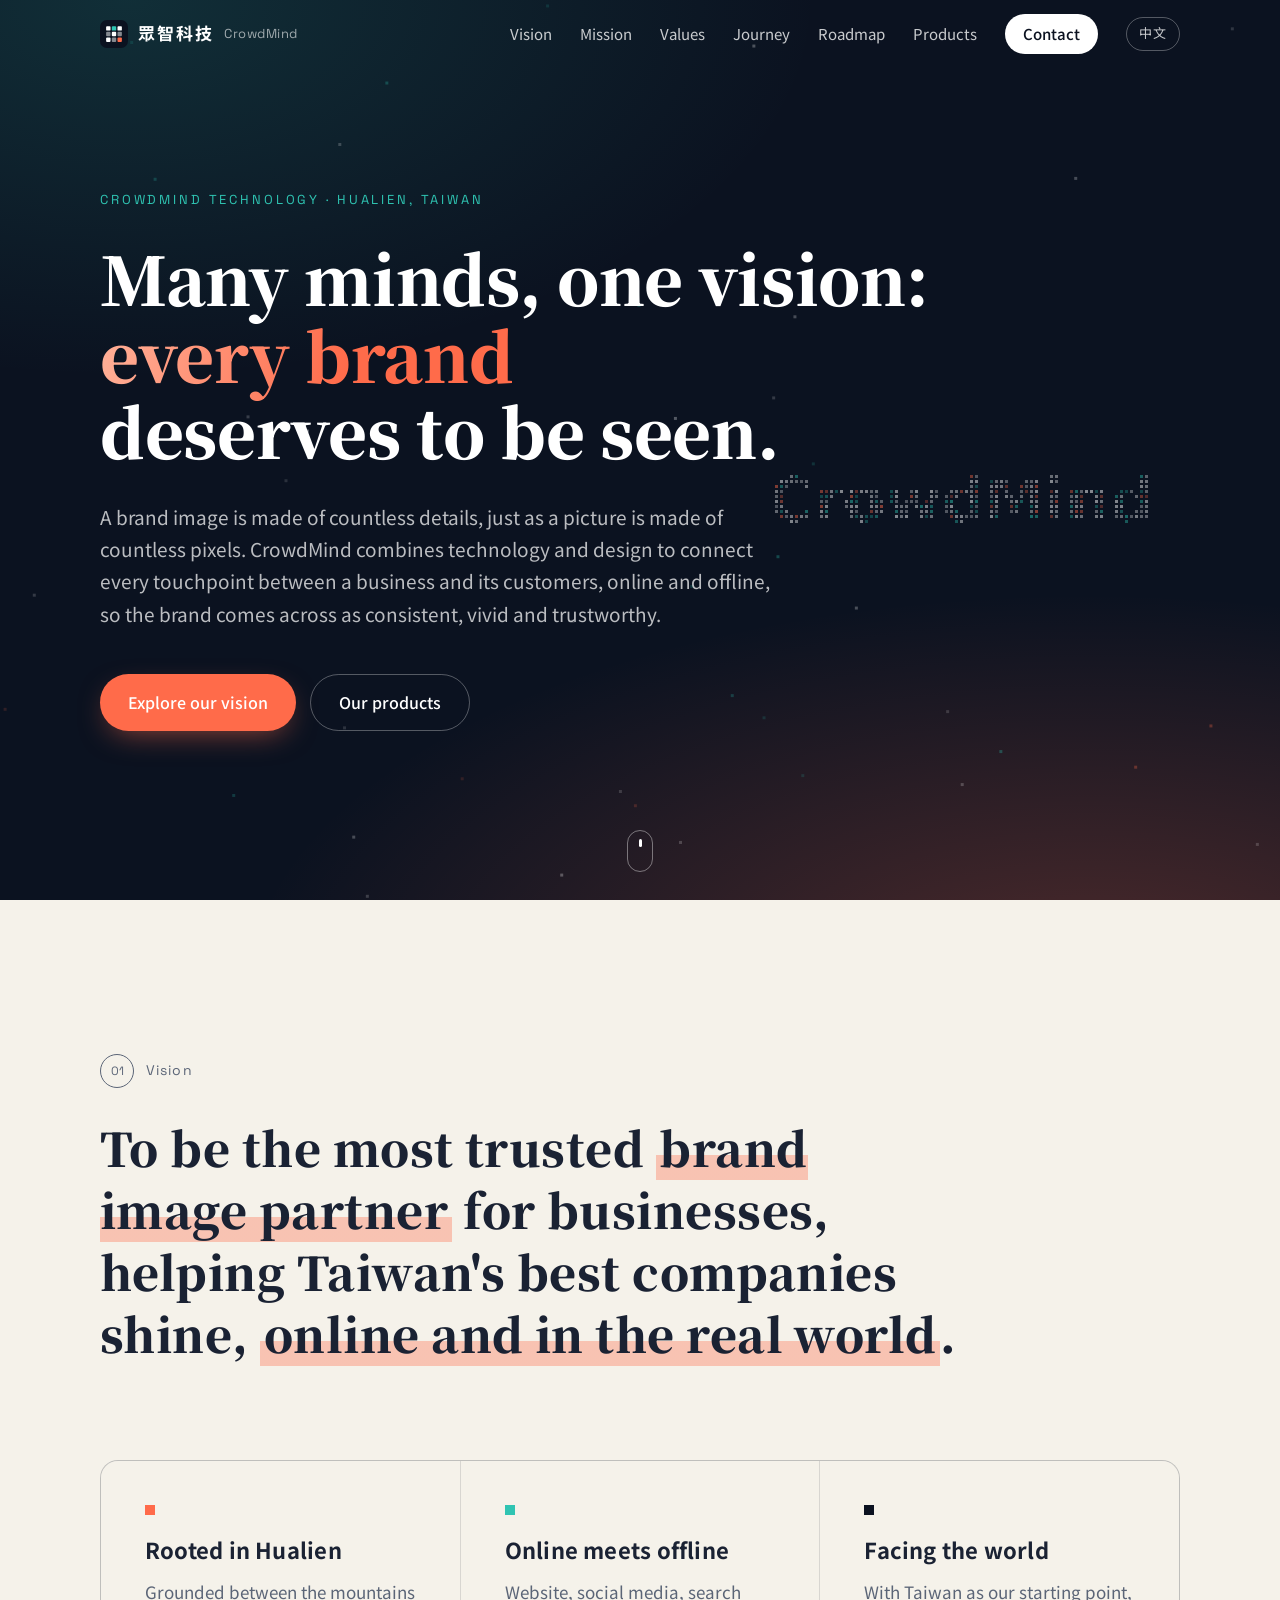
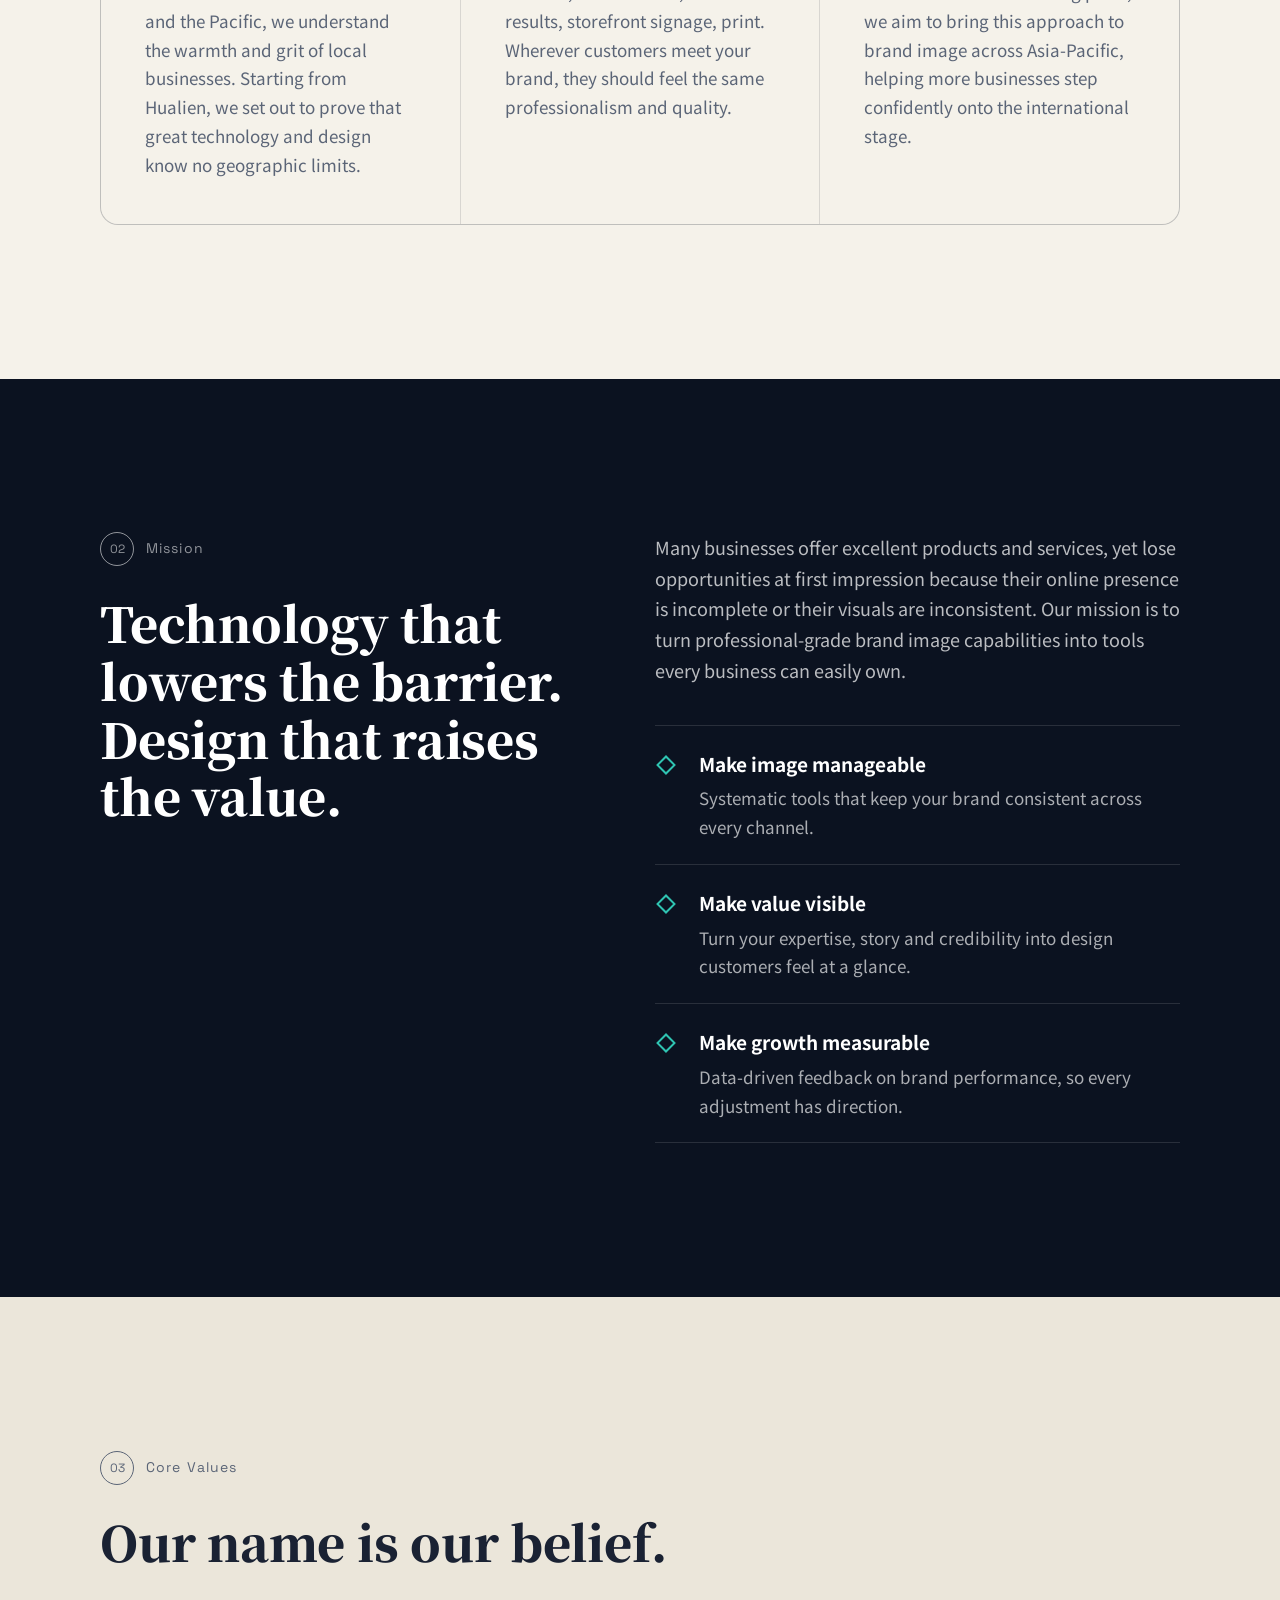
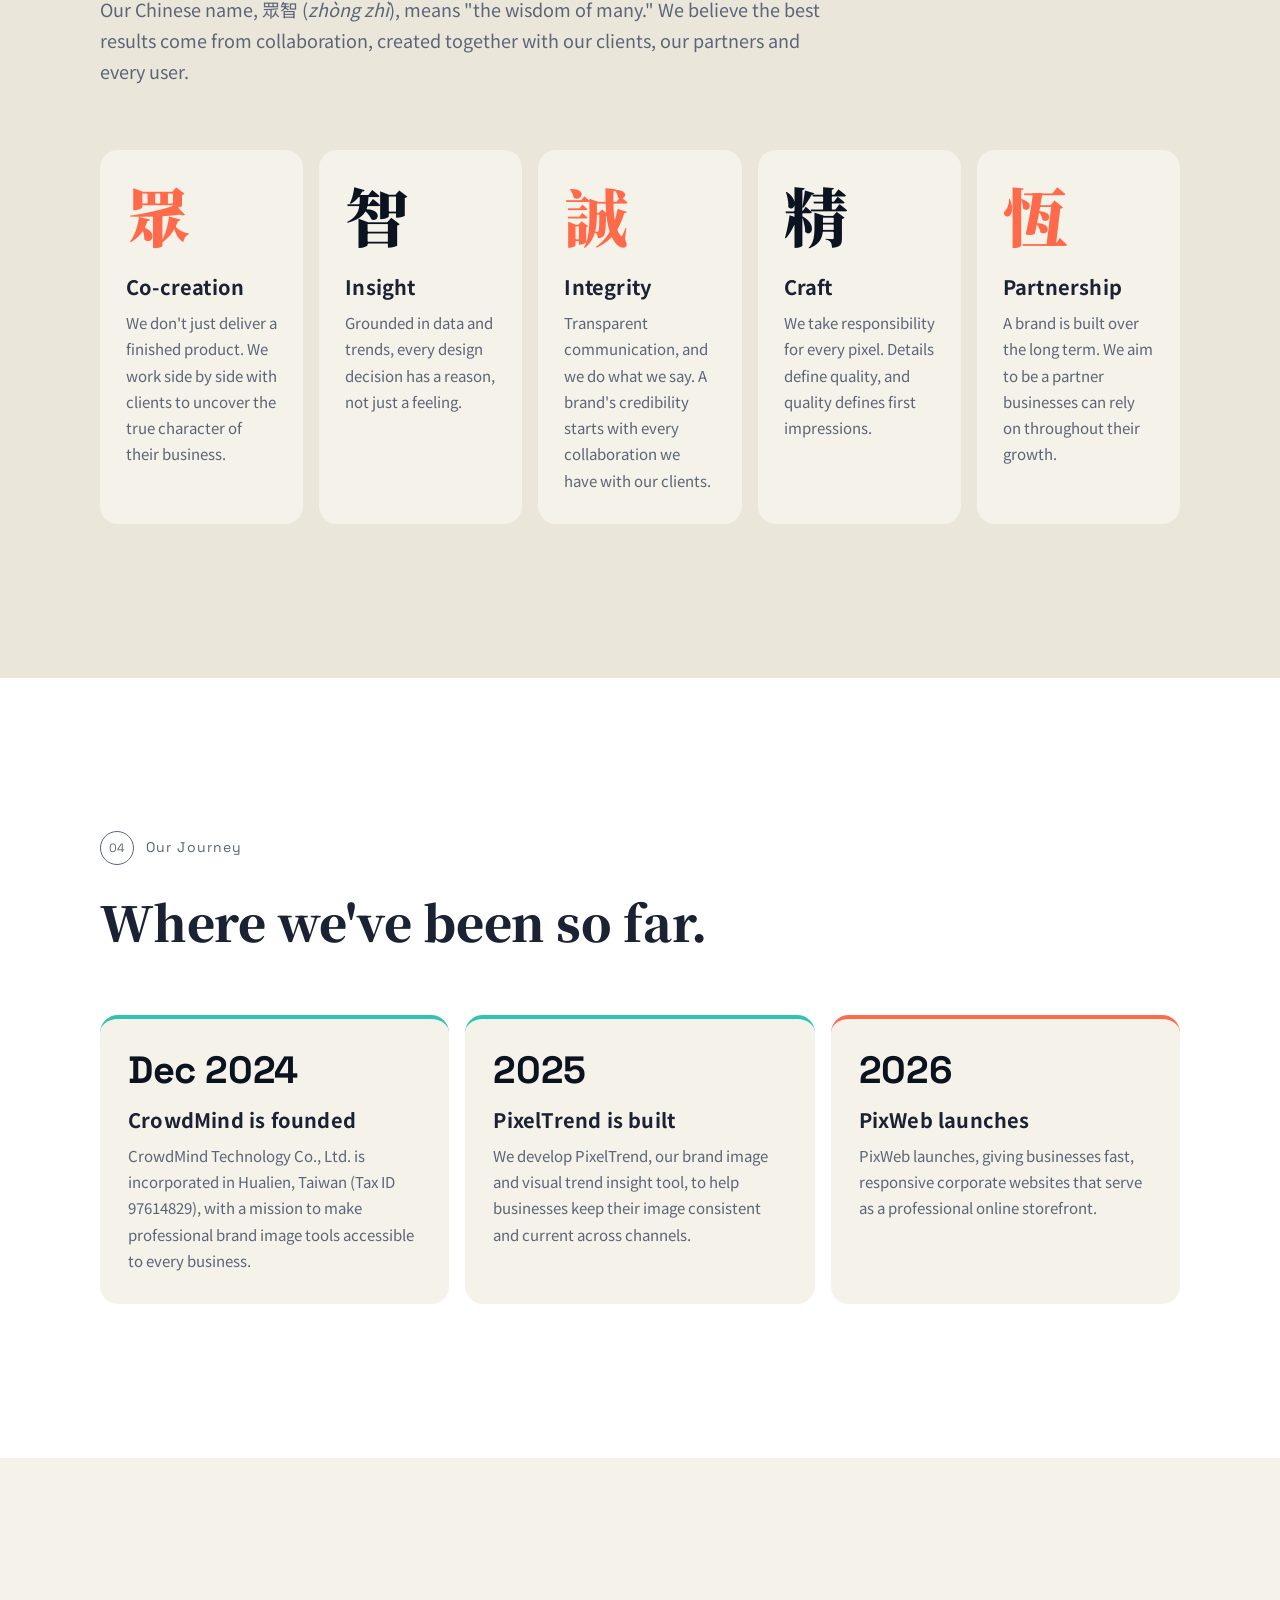
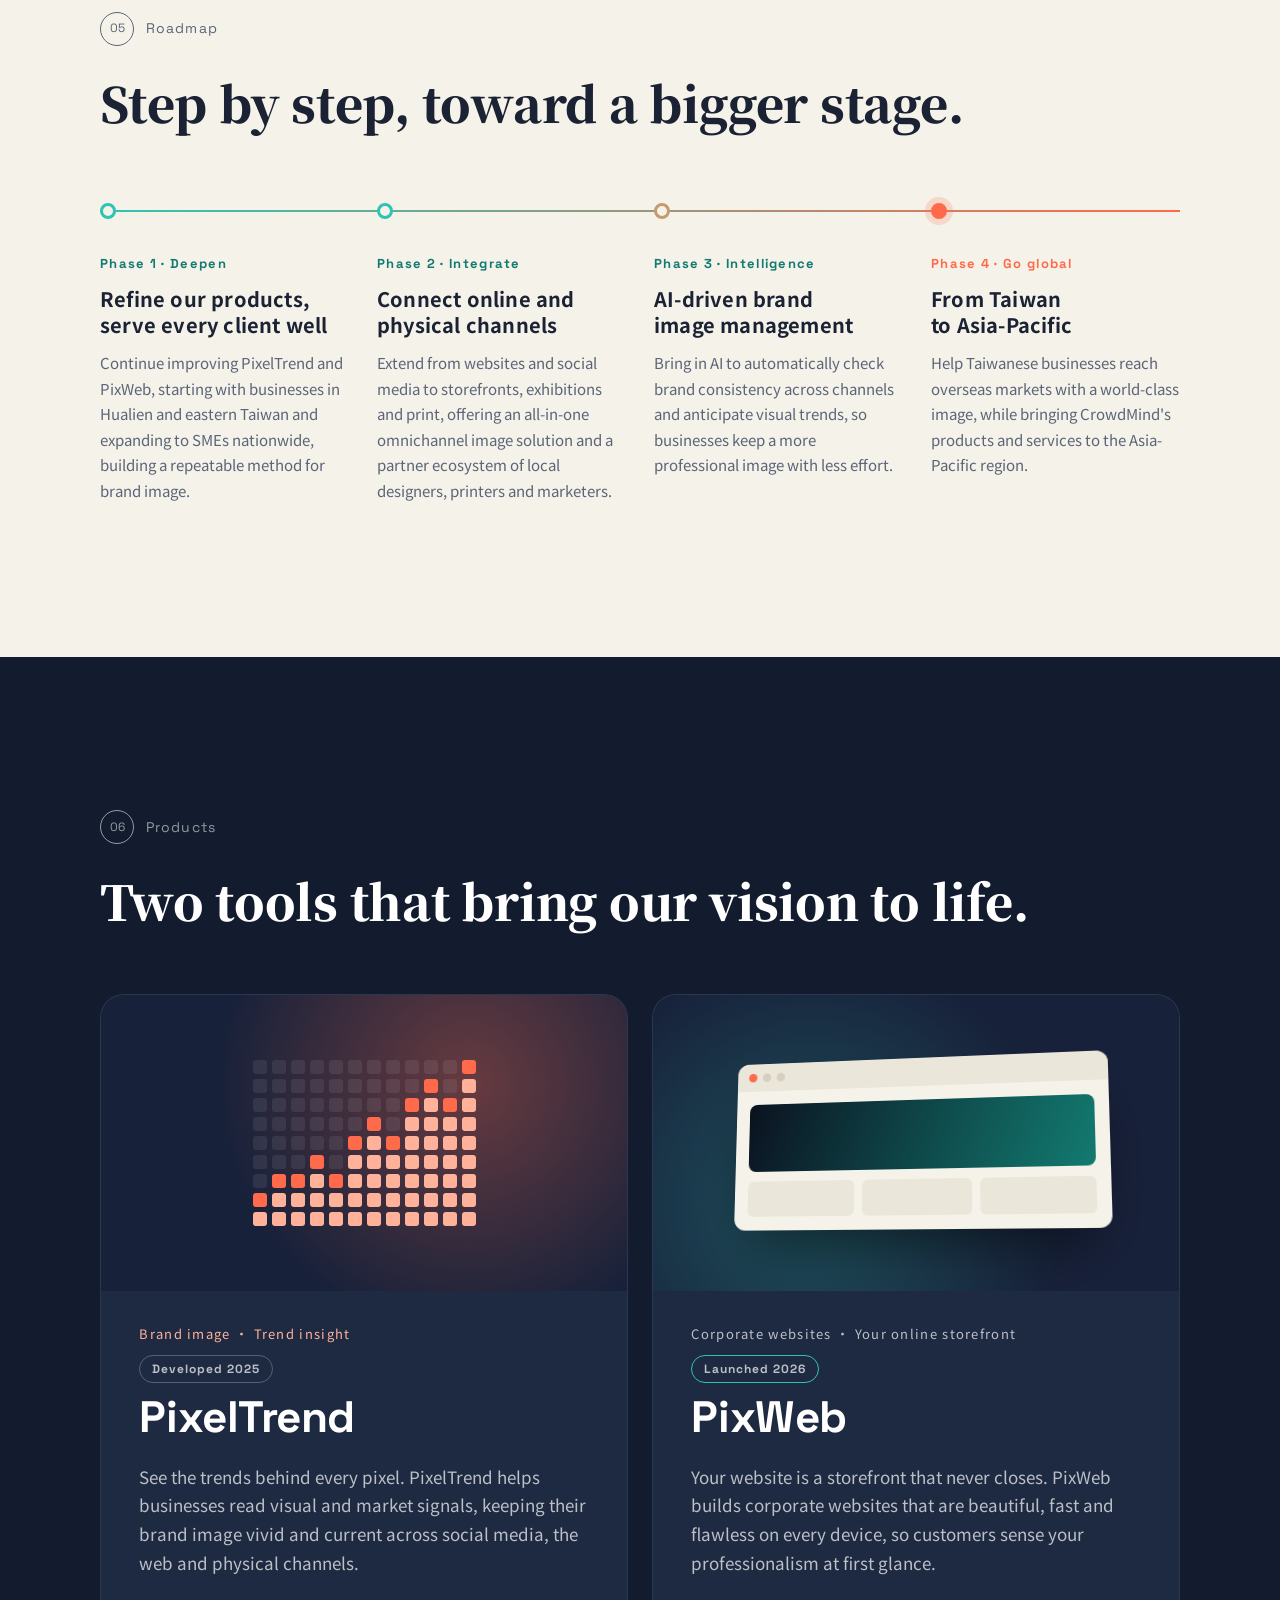
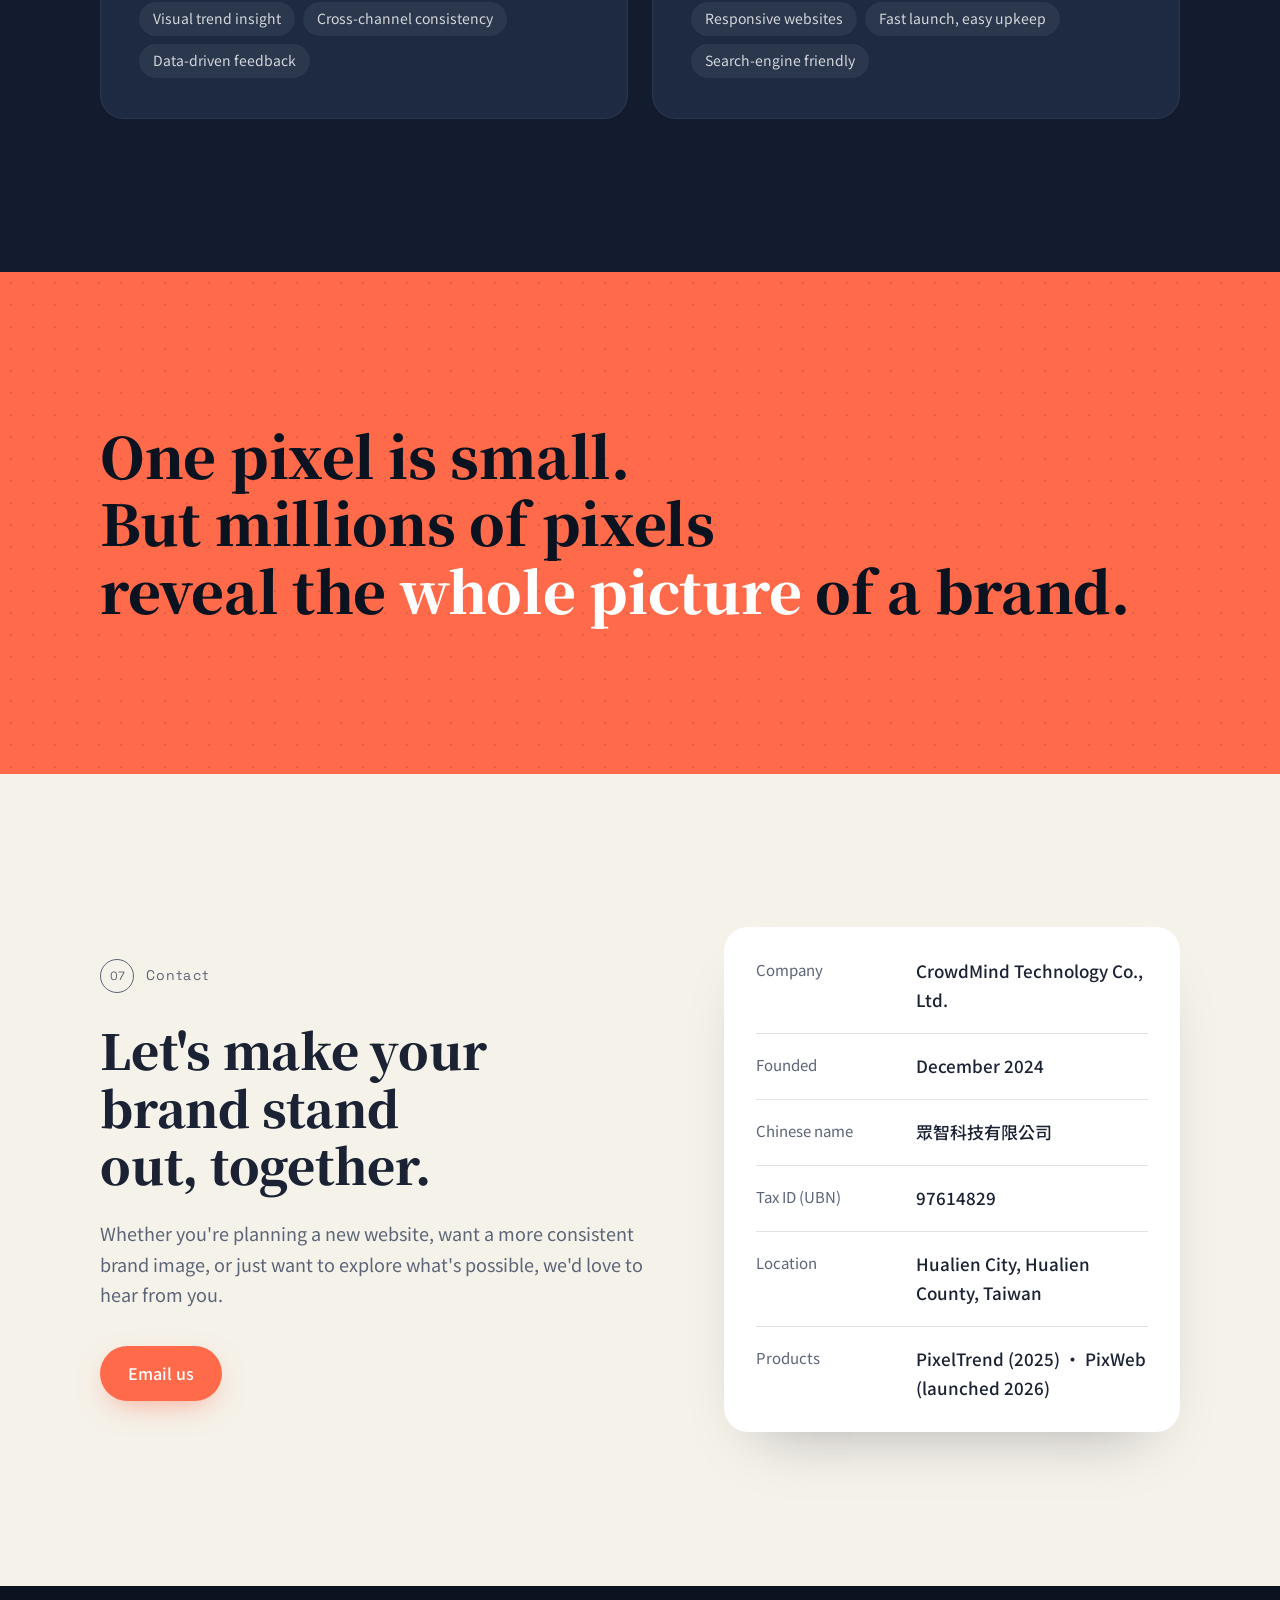
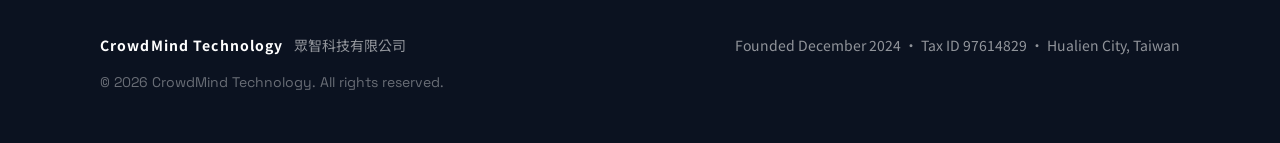
<file: index.html>
<!doctype html>
<html lang="en">
<head>
  <meta charset="utf-8">
  <meta name="viewport" content="width=device-width, initial-scale=1">
  <title>CrowdMind Technology | Every Brand Deserves to Be Seen</title>
  <meta name="description" content="CrowdMind Technology builds brand presence that is consistent and compelling, online and offline. Founded in December 2024. Makers of PixelTrend and PixWeb. Based in Hualien, Taiwan.">
  <meta name="theme-color" content="#0b1220">
  <meta property="og:type" content="website">
  <meta property="og:url" content="https://crowdmindtech.com/">
  <meta property="og:site_name" content="CrowdMind Technology">
  <meta property="og:title" content="CrowdMind Technology | Every Brand Deserves to Be Seen">
  <meta property="og:description" content="Collective intelligence for your corporate image. PixelTrend × PixWeb: one brand experience across online and physical channels.">
  <meta property="og:locale" content="en_US">
  <meta property="og:locale:alternate" content="zh_TW">
  <link rel="canonical" href="https://crowdmindtech.com/">
  <link rel="alternate" hreflang="zh-Hant-TW" href="https://crowdmindtech.com/zh/">
  <link rel="alternate" hreflang="en" href="https://crowdmindtech.com/">
  <link rel="alternate" hreflang="x-default" href="https://crowdmindtech.com/">
  <link rel="icon" type="image/svg+xml" href="assets/favicon.svg">
  <link rel="preconnect" href="https://fonts.googleapis.com">
  <link rel="preconnect" href="https://fonts.gstatic.com" crossorigin>
  <link href="https://fonts.googleapis.com/css2?family=Noto+Sans+TC:wght@400;500;700&family=Noto+Serif+TC:wght@600;900&family=Space+Grotesk:wght@400;500;700&display=swap" rel="stylesheet">
  <link rel="stylesheet" href="assets/css/style.css">
  <script type="application/ld+json">
  {
    "@context": "https://schema.org",
    "@type": "Organization",
    "name": "CrowdMind Technology Co., Ltd.",
    "url": "https://crowdmindtech.com/",
    "email": "contact@crowdmindtech.com",
    "alternateName": "眾智科技有限公司",
    "foundingDate": "2024-12",
    "taxID": "97614829",
    "address": {
      "@type": "PostalAddress",
      "addressLocality": "Hualien City",
      "addressRegion": "Hualien County",
      "addressCountry": "TW"
    },
    "brand": [{ "@type": "Brand", "name": "PixelTrend" }, { "@type": "Brand", "name": "PixWeb" }]
  }
  </script>
</head>
<body>
  <a class="skip" href="#main">Skip to main content</a>

  <header class="nav" id="top">
    <div class="nav__inner">
      <a class="brand" href="#top" aria-label="CrowdMind Technology home">
        <img src="assets/favicon.svg" alt="" width="28" height="28">
        <span class="brand__zh" lang="zh-Hant">眾智科技</span>
        <span class="brand__en">CrowdMind</span>
      </a>
      <button class="nav__toggle" aria-expanded="false" aria-controls="nav-links" aria-label="Open menu">
        <span></span><span></span>
      </button>
      <nav id="nav-links" class="nav__links">
        <a href="#vision">Vision</a>
        <a href="#mission">Mission</a>
        <a href="#values">Values</a>
        <a href="#journey">Journey</a>
        <a href="#roadmap">Roadmap</a>
        <a href="#products">Products</a>
        <a class="nav__cta" href="#contact">Contact</a>
        <a class="nav__lang" href="zh/" hreflang="zh-Hant-TW" lang="zh-Hant-TW" aria-label="切換至中文">中文</a>
      </nav>
    </div>
  </header>

  <main id="main">
    <!-- HERO -->
    <section class="hero" aria-labelledby="hero-title">
      <canvas class="hero__canvas" aria-hidden="true"></canvas>
      <div class="hero__content">
        <p class="eyebrow">CrowdMind Technology · Hualien, Taiwan</p>
        <h1 id="hero-title" class="hero__title">
          <span>Many minds, one vision:</span>
          <span><em>every brand</em> deserves to be seen.</span>
        </h1>
        <p class="hero__lead">
          A brand image is made of countless details, just as a picture is made of countless pixels.
          CrowdMind combines technology and design to connect every touchpoint between a business
          and its customers, online and offline, so the brand comes across as consistent, vivid and trustworthy.
        </p>
        <div class="hero__actions">
          <a class="btn btn--primary" href="#vision">Explore our vision</a>
          <a class="btn btn--ghost" href="#products">Our products</a>
        </div>
      </div>
      <a class="hero__scroll" href="#vision" aria-label="Scroll down">
        <span></span>
      </a>
    </section>

    <!-- VISION -->
    <section class="section vision" id="vision" aria-labelledby="vision-title">
      <div class="container">
        <p class="label reveal"><span class="label__num">01</span> Vision</p>
        <h2 id="vision-title" class="vision__statement reveal">
          To be the most trusted <mark>brand image partner</mark> for businesses,
          helping Taiwan's best companies shine, <mark>online and in the real world</mark>.
        </h2>
        <div class="vision__grid">
          <article class="vision__card reveal">
            <h3>Rooted in Hualien</h3>
            <p>Grounded between the mountains and the Pacific, we understand the warmth and grit of local businesses. Starting from Hualien, we set out to prove that great technology and design know no geographic limits.</p>
          </article>
          <article class="vision__card reveal">
            <h3>Online meets offline</h3>
            <p>Website, social media, search results, storefront signage, print. Wherever customers meet your brand, they should feel the same professionalism and quality.</p>
          </article>
          <article class="vision__card reveal">
            <h3>Facing the world</h3>
            <p>With Taiwan as our starting point, we aim to bring this approach to brand image across Asia-Pacific, helping more businesses step confidently onto the international stage.</p>
          </article>
        </div>
      </div>
    </section>

    <!-- MISSION -->
    <section class="section mission" id="mission" aria-labelledby="mission-title">
      <div class="container mission__layout">
        <div>
          <p class="label reveal"><span class="label__num">02</span> Mission</p>
          <h2 id="mission-title" class="section__title reveal">Technology that lowers the barrier.<br>Design that raises the value.</h2>
        </div>
        <div class="mission__body">
          <p class="reveal">
            Many businesses offer excellent products and services, yet lose opportunities at first impression
            because their online presence is incomplete or their visuals are inconsistent.
            Our mission is to turn professional-grade brand image capabilities into tools every business can easily own.
          </p>
          <ul class="mission__list">
            <li class="reveal"><strong>Make image manageable</strong>Systematic tools that keep your brand consistent across every channel.</li>
            <li class="reveal"><strong>Make value visible</strong>Turn your expertise, story and credibility into design customers feel at a glance.</li>
            <li class="reveal"><strong>Make growth measurable</strong>Data-driven feedback on brand performance, so every adjustment has direction.</li>
          </ul>
        </div>
      </div>
    </section>

    <!-- VALUES -->
    <section class="section values" id="values" aria-labelledby="values-title">
      <div class="container">
        <p class="label reveal"><span class="label__num">03</span> Core Values</p>
        <h2 id="values-title" class="section__title reveal">Our name is our belief.</h2>
        <p class="section__intro reveal">Our Chinese name, 眾智 (<i>zhòng zhì</i>), means "the wisdom of many." We believe the best results come from collaboration, created together with our clients, our partners and every user.</p>
        <div class="values__grid">
          <article class="value reveal">
            <span class="value__glyph" aria-hidden="true" lang="zh-Hant">眾</span>
            <h3>Co-creation</h3>
            <p>We don't just deliver a finished product. We work side by side with clients to uncover the true character of their business.</p>
          </article>
          <article class="value reveal">
            <span class="value__glyph" aria-hidden="true" lang="zh-Hant">智</span>
            <h3>Insight</h3>
            <p>Grounded in data and trends, every design decision has a reason, not just a feeling.</p>
          </article>
          <article class="value reveal">
            <span class="value__glyph" aria-hidden="true" lang="zh-Hant">誠</span>
            <h3>Integrity</h3>
            <p>Transparent communication, and we do what we say. A brand's credibility starts with every collaboration we have with our clients.</p>
          </article>
          <article class="value reveal">
            <span class="value__glyph" aria-hidden="true" lang="zh-Hant">精</span>
            <h3>Craft</h3>
            <p>We take responsibility for every pixel. Details define quality, and quality defines first impressions.</p>
          </article>
          <article class="value reveal">
            <span class="value__glyph" aria-hidden="true" lang="zh-Hant">恆</span>
            <h3>Partnership</h3>
            <p>A brand is built over the long term. We aim to be a partner businesses can rely on throughout their growth.</p>
          </article>
        </div>
      </div>
    </section>

    <!-- JOURNEY -->
    <section class="section journey" id="journey" aria-labelledby="journey-title">
      <div class="container">
        <p class="label reveal"><span class="label__num">04</span> Our Journey</p>
        <h2 id="journey-title" class="section__title reveal">Where we've been so far.</h2>
        <ol class="milestones">
          <li class="milestone reveal">
            <time class="milestone__date" datetime="2024-12">Dec 2024</time>
            <h3>CrowdMind is founded</h3>
            <p>CrowdMind Technology Co., Ltd. is incorporated in Hualien, Taiwan (Tax ID 97614829), with a mission to make professional brand image tools accessible to every business.</p>
          </li>
          <li class="milestone reveal">
            <time class="milestone__date" datetime="2025">2025</time>
            <h3>PixelTrend is built</h3>
            <p>We develop PixelTrend, our brand image and visual trend insight tool, to help businesses keep their image consistent and current across channels.</p>
          </li>
          <li class="milestone reveal">
            <time class="milestone__date" datetime="2026">2026</time>
            <h3>PixWeb launches</h3>
            <p>PixWeb launches, giving businesses fast, responsive corporate websites that serve as a professional online storefront.</p>
          </li>
        </ol>
      </div>
    </section>

    <!-- ROADMAP -->
    <section class="section roadmap" id="roadmap" aria-labelledby="roadmap-title">
      <div class="container">
        <p class="label reveal"><span class="label__num">05</span> Roadmap</p>
        <h2 id="roadmap-title" class="section__title reveal">Step by step, toward a bigger stage.</h2>
        <ol class="timeline">
          <li class="timeline__item reveal">
            <span class="timeline__phase">Phase 1 · Deepen</span>
            <h3>Refine our products, serve every client well</h3>
            <p>Continue improving PixelTrend and PixWeb, starting with businesses in Hualien and eastern Taiwan and expanding to SMEs nationwide, building a repeatable method for brand image.</p>
          </li>
          <li class="timeline__item reveal">
            <span class="timeline__phase">Phase 2 · Integrate</span>
            <h3>Connect online and physical channels</h3>
            <p>Extend from websites and social media to storefronts, exhibitions and print, offering an all-in-one omnichannel image solution and a partner ecosystem of local designers, printers and marketers.</p>
          </li>
          <li class="timeline__item reveal">
            <span class="timeline__phase">Phase 3 · Intelligence</span>
            <h3>AI-driven brand image management</h3>
            <p>Bring in AI to automatically check brand consistency across channels and anticipate visual trends, so businesses keep a more professional image with less effort.</p>
          </li>
          <li class="timeline__item reveal">
            <span class="timeline__phase">Phase 4 · Go global</span>
            <h3>From Taiwan to Asia-Pacific</h3>
            <p>Help Taiwanese businesses reach overseas markets with a world-class image, while bringing CrowdMind's products and services to the Asia-Pacific region.</p>
          </li>
        </ol>
      </div>
    </section>

    <!-- PRODUCTS -->
    <section class="section products" id="products" aria-labelledby="products-title">
      <div class="container">
        <p class="label reveal"><span class="label__num">06</span> Products</p>
        <h2 id="products-title" class="section__title reveal">Two tools that bring our vision to life.</h2>
        <div class="products__grid">
          <article class="product product--trend reveal">
            <div class="product__visual" aria-hidden="true">
              <div class="pixels pixels--trend"></div>
            </div>
            <div class="product__body">
              <p class="product__tag">Brand image · Trend insight</p>
              <p class="product__status">Developed 2025</p>
              <h3 class="product__name">PixelTrend</h3>
              <p>See the trends behind every pixel. PixelTrend helps businesses read visual and market signals, keeping their brand image vivid and current across social media, the web and physical channels.</p>
              <ul class="product__points">
                <li>Visual trend insight</li>
                <li>Cross-channel consistency</li>
                <li>Data-driven feedback</li>
              </ul>
            </div>
          </article>
          <article class="product product--web reveal">
            <div class="product__visual" aria-hidden="true">
              <div class="browser">
                <div class="browser__bar"><i></i><i></i><i></i></div>
                <div class="browser__body">
                  <div class="browser__hero"></div>
                  <div class="browser__row"><span></span><span></span><span></span></div>
                </div>
              </div>
            </div>
            <div class="product__body">
              <p class="product__tag">Corporate websites · Your online storefront</p>
              <p class="product__status product__status--live">Launched 2026</p>
              <h3 class="product__name">PixWeb</h3>
              <p>Your website is a storefront that never closes. PixWeb builds corporate websites that are beautiful, fast and flawless on every device, so customers sense your professionalism at first glance.</p>
              <ul class="product__points">
                <li>Responsive websites</li>
                <li>Fast launch, easy upkeep</li>
                <li>Search-engine friendly</li>
              </ul>
            </div>
          </article>
        </div>
      </div>
    </section>

    <!-- QUOTE -->
    <section class="manifesto" aria-label="Manifesto">
      <div class="container">
        <p class="manifesto__text reveal">
          One pixel is small.<br>
          But millions of pixels<br>
          reveal the <em>whole picture</em> of a brand.
        </p>
      </div>
    </section>

    <!-- CONTACT -->
    <section class="section contact" id="contact" aria-labelledby="contact-title">
      <div class="container contact__layout">
        <div>
          <p class="label reveal"><span class="label__num">07</span> Contact</p>
          <h2 id="contact-title" class="section__title reveal">Let's make your brand stand out, together.</h2>
          <p class="section__intro reveal">Whether you're planning a new website, want a more consistent brand image, or just want to explore what's possible, we'd love to hear from you.</p>
          <a class="btn btn--primary reveal" href="mailto:contact@crowdmindtech.com">Email us</a>
        </div>
        <dl class="company reveal">
          <div><dt>Company</dt><dd>CrowdMind Technology Co., Ltd.</dd></div>
          <div><dt>Founded</dt><dd><time datetime="2024-12">December 2024</time></dd></div>
          <div><dt>Chinese name</dt><dd lang="zh-Hant">眾智科技有限公司</dd></div>
          <div><dt>Tax ID (UBN)</dt><dd>97614829</dd></div>
          <div><dt>Location</dt><dd>Hualien City, Hualien County, Taiwan</dd></div>
          <div><dt>Products</dt><dd>PixelTrend (2025) · PixWeb (launched 2026)</dd></div>
        </dl>
      </div>
    </section>
  </main>

  <footer class="footer">
    <div class="container footer__inner">
      <p class="footer__brand">CrowdMind Technology <span lang="zh-Hant">眾智科技有限公司</span></p>
      <p class="footer__meta">Founded December 2024 · Tax ID 97614829 · Hualien City, Taiwan</p>
      <p class="footer__copy">© <span id="year">2026</span> CrowdMind Technology. All rights reserved.</p>
    </div>
  </footer>

  <script src="assets/js/main.js" defer></script>
</body>
</html>
</file>
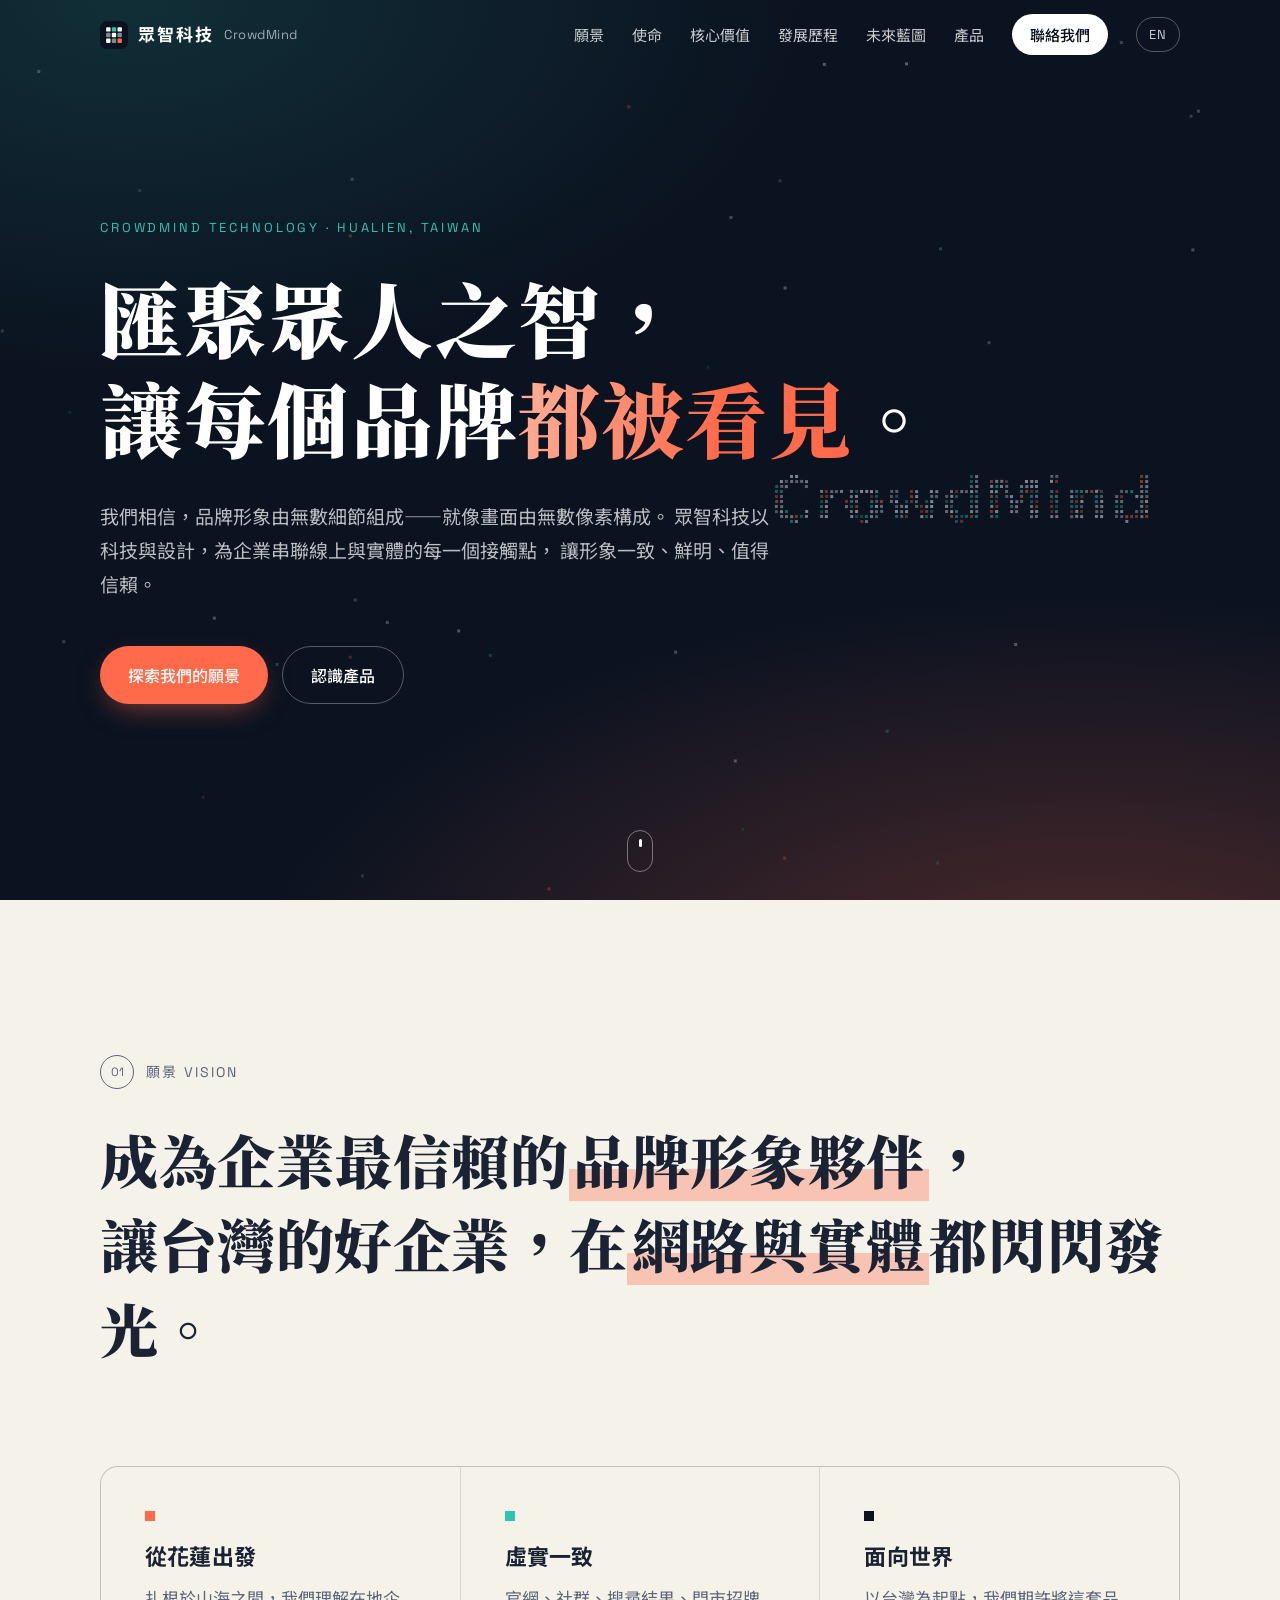
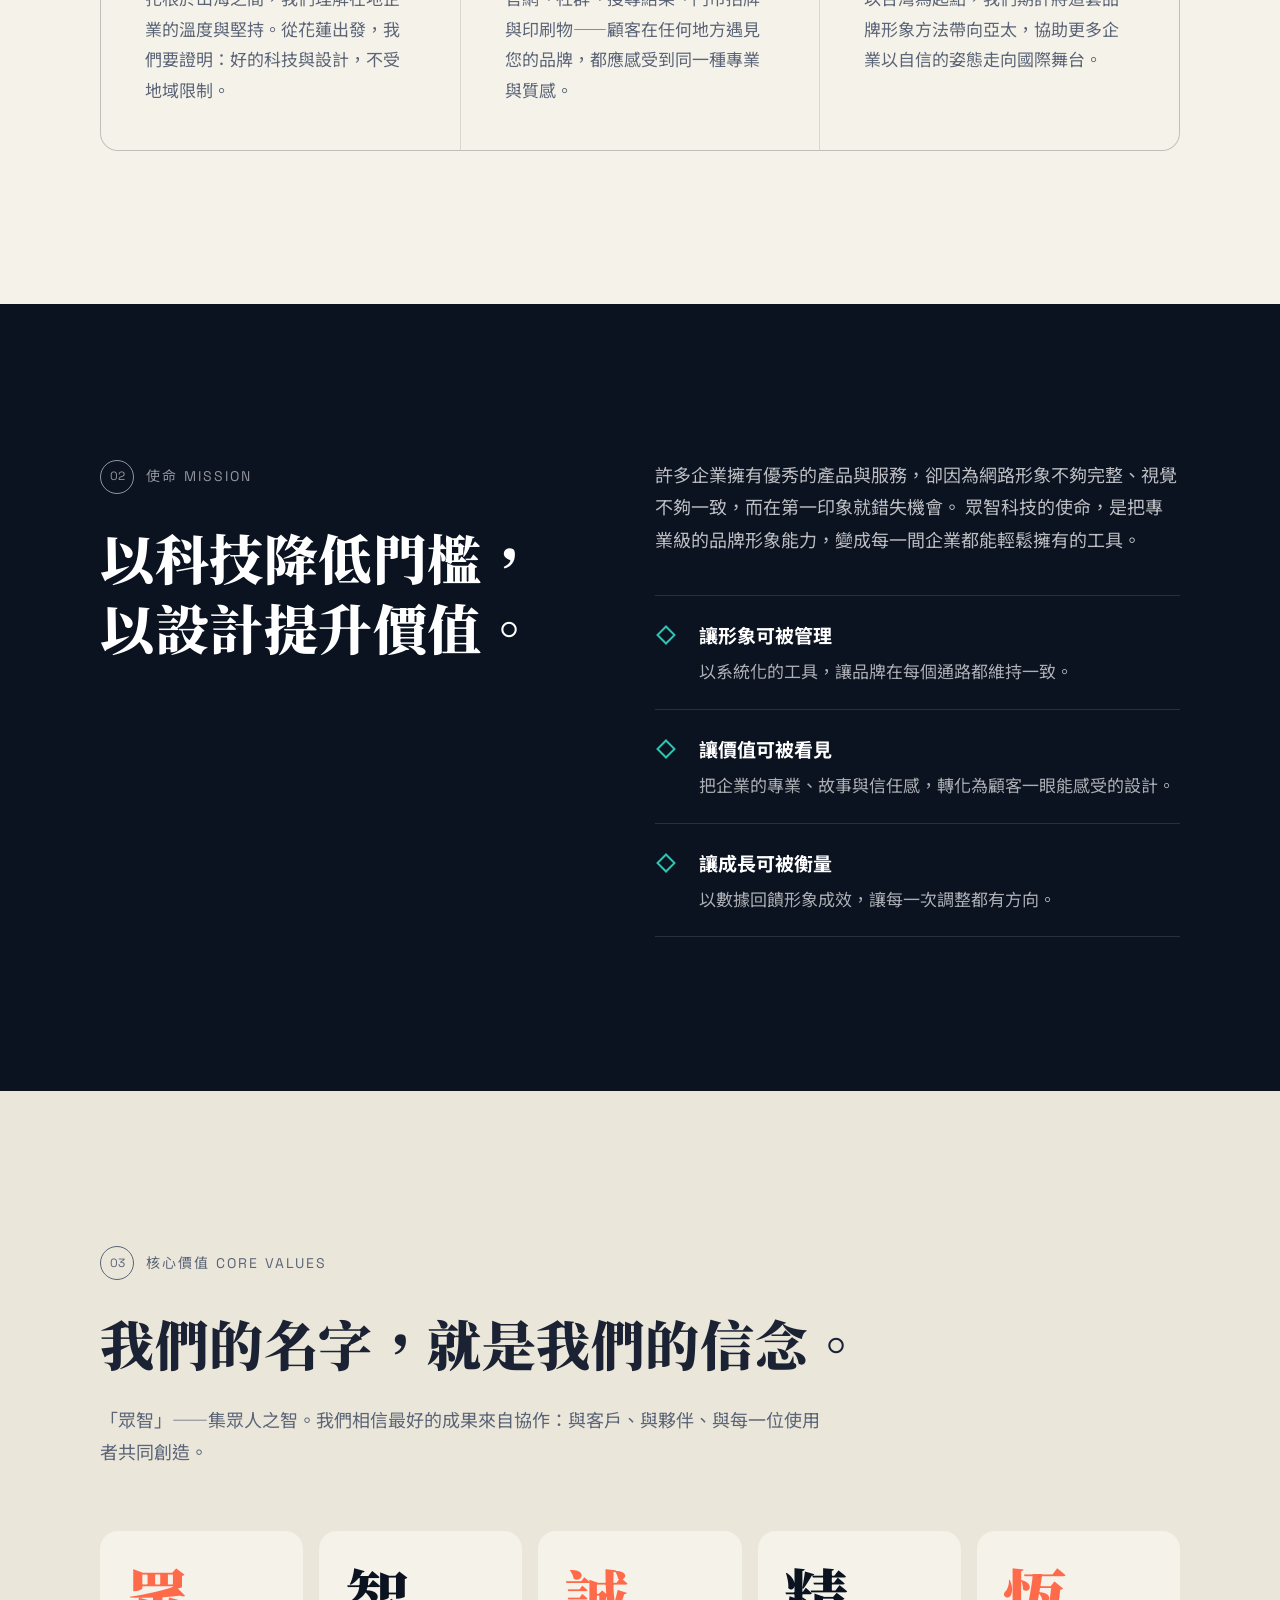
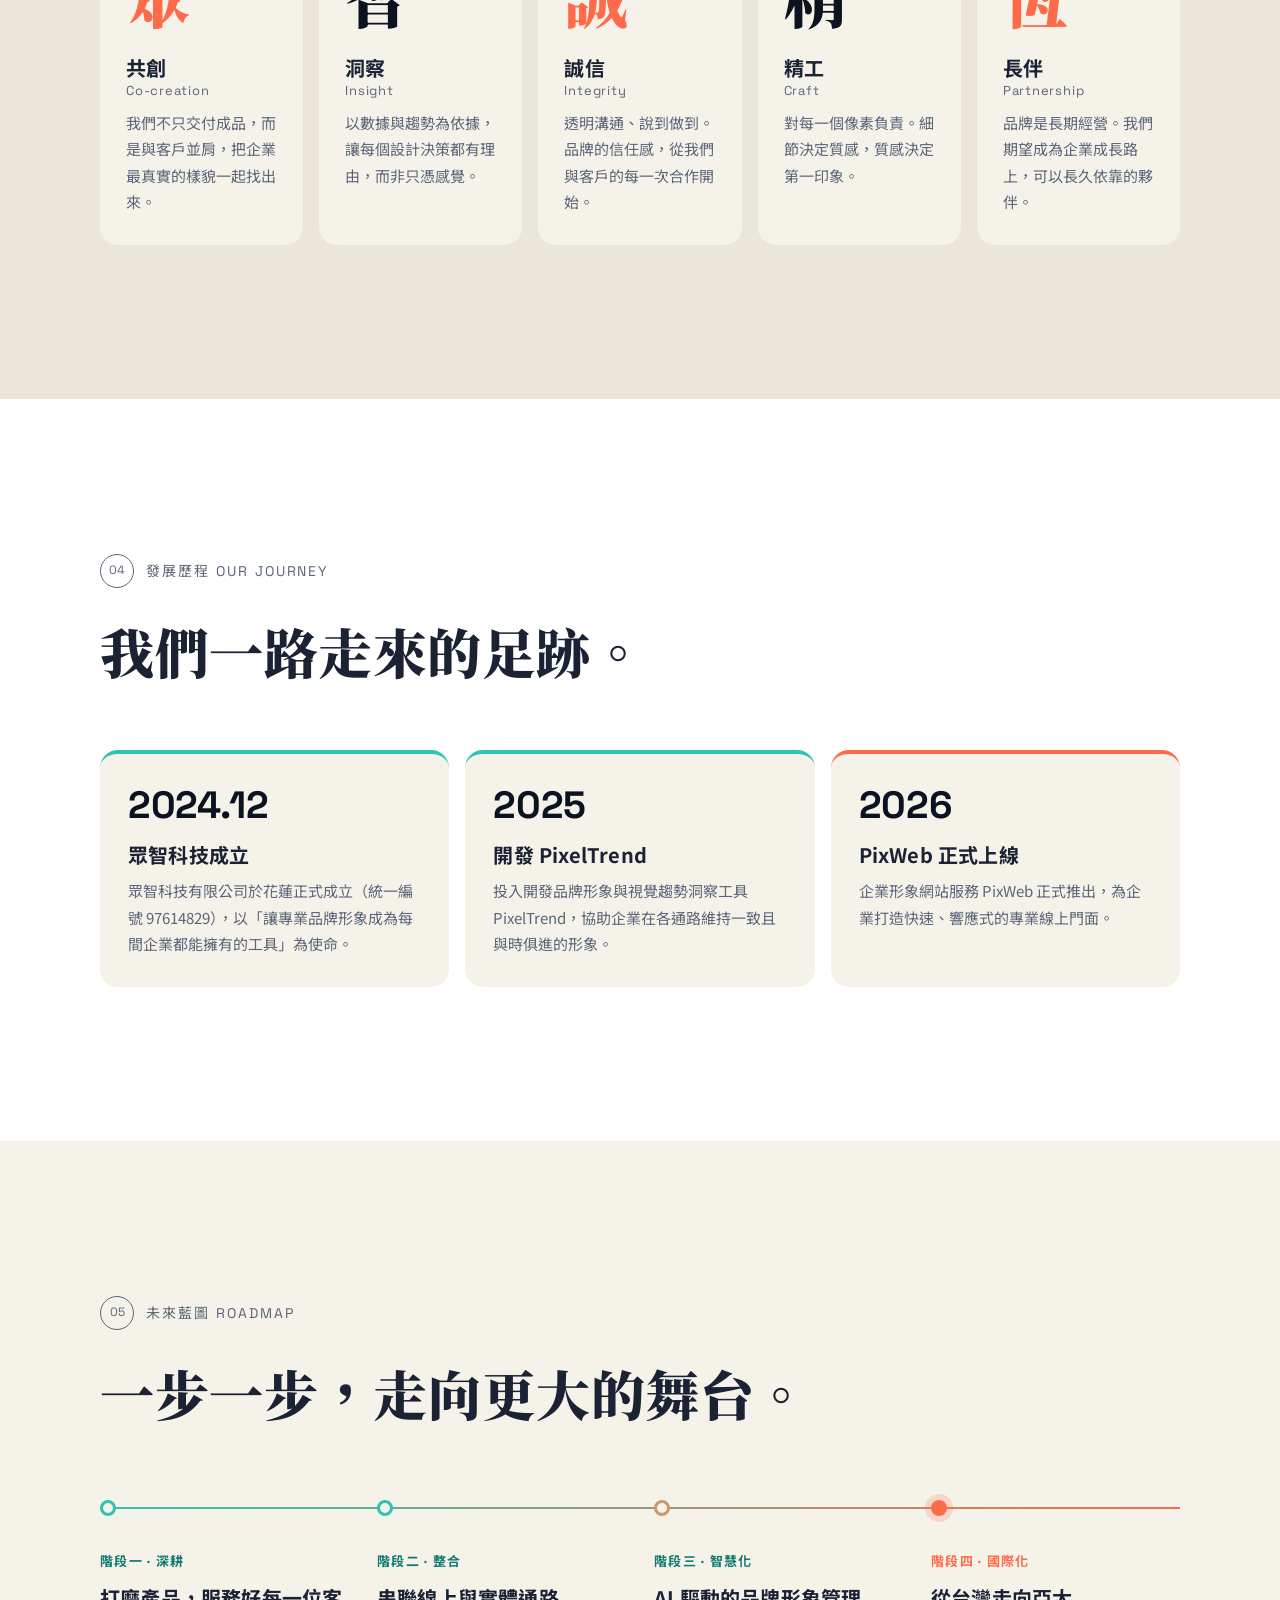
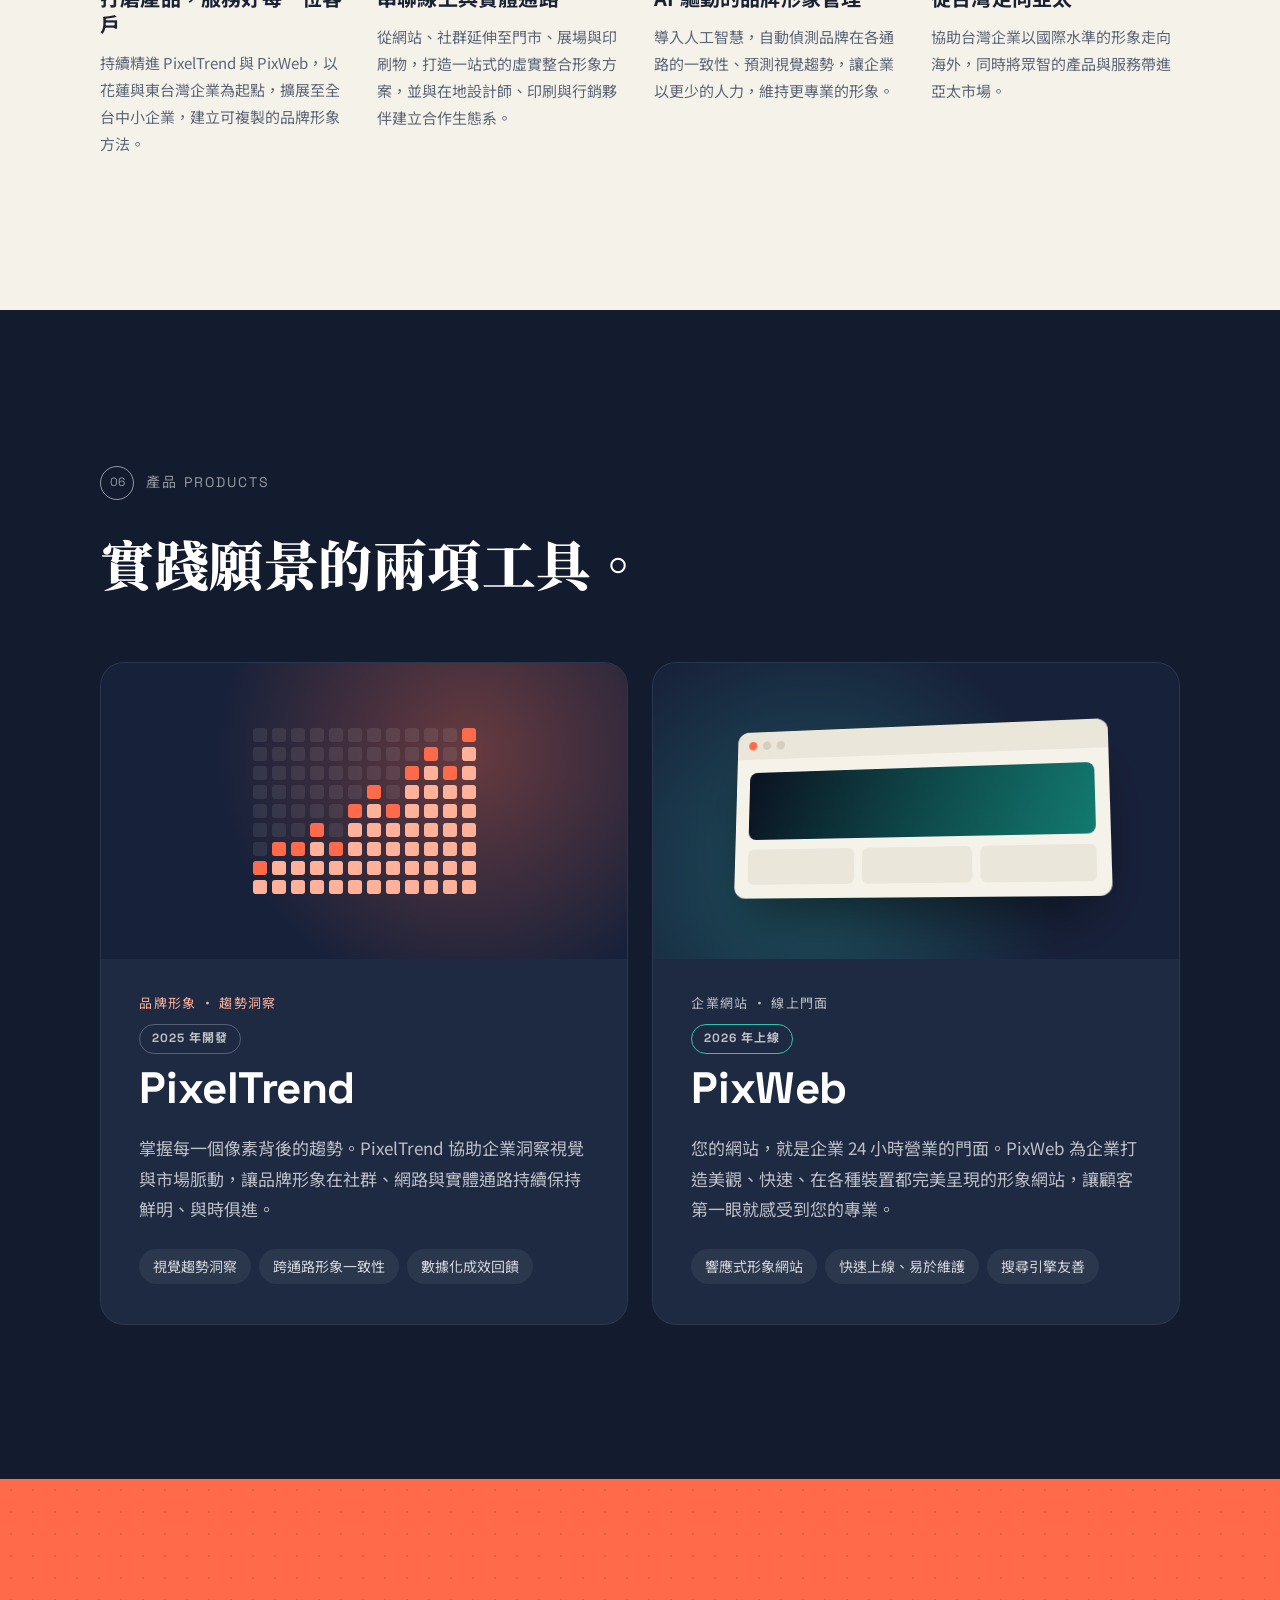
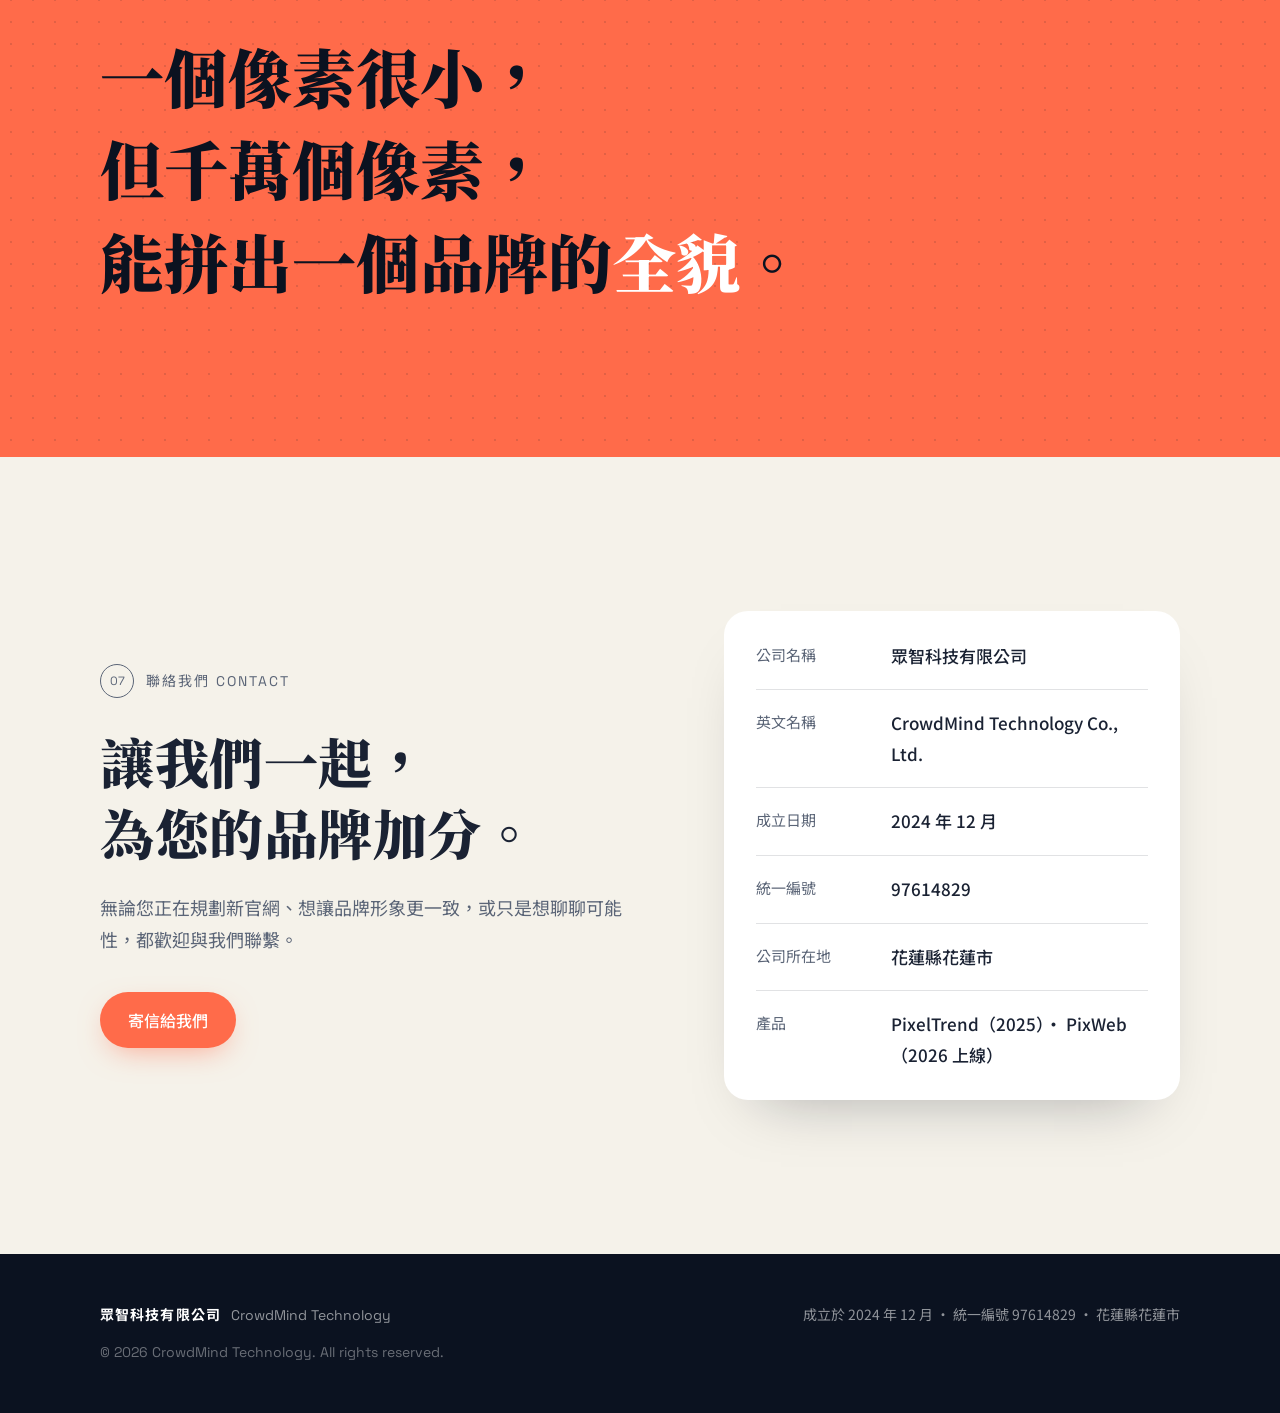
<file: zh/index.html>
<!doctype html>
<html lang="zh-Hant-TW">
<head>
  <meta charset="utf-8">
  <meta name="viewport" content="width=device-width, initial-scale=1">
  <title>眾智科技 CrowdMind｜讓每個品牌，都被看見</title>
  <meta name="description" content="眾智科技有限公司成立於 2024 年 12 月，以科技與設計，為企業打造線上與實體一致而出色的品牌形象。旗下產品 PixelTrend、PixWeb。從花蓮出發，面向世界。">
  <meta name="theme-color" content="#0b1220">
  <meta property="og:type" content="website">
  <meta property="og:url" content="https://crowdmindtech.com/zh/">
  <meta property="og:site_name" content="眾智科技 CrowdMind">
  <meta property="og:title" content="眾智科技 CrowdMind｜讓每個品牌，都被看見">
  <meta property="og:description" content="以眾人之智，成就企業形象。PixelTrend × PixWeb，串聯線上與實體的品牌體驗。">
  <meta property="og:locale" content="zh_TW">
  <meta property="og:locale:alternate" content="en_US">
  <link rel="canonical" href="https://crowdmindtech.com/zh/">
  <link rel="alternate" hreflang="zh-Hant-TW" href="https://crowdmindtech.com/zh/">
  <link rel="alternate" hreflang="en" href="https://crowdmindtech.com/">
  <link rel="alternate" hreflang="x-default" href="https://crowdmindtech.com/">
  <link rel="icon" type="image/svg+xml" href="../assets/favicon.svg">
  <link rel="preconnect" href="https://fonts.googleapis.com">
  <link rel="preconnect" href="https://fonts.gstatic.com" crossorigin>
  <link href="https://fonts.googleapis.com/css2?family=Noto+Sans+TC:wght@400;500;700&family=Noto+Serif+TC:wght@600;900&family=Space+Grotesk:wght@400;500;700&display=swap" rel="stylesheet">
  <link rel="stylesheet" href="../assets/css/style.css">
  <script type="application/ld+json">
  {
    "@context": "https://schema.org",
    "@type": "Organization",
    "name": "眾智科技有限公司",
    "url": "https://crowdmindtech.com/",
    "email": "contact@crowdmindtech.com",
    "alternateName": "CrowdMind Technology",
    "foundingDate": "2024-12",
    "taxID": "97614829",
    "address": {
      "@type": "PostalAddress",
      "addressLocality": "花蓮市",
      "addressRegion": "花蓮縣",
      "addressCountry": "TW"
    },
    "brand": [{ "@type": "Brand", "name": "PixelTrend" }, { "@type": "Brand", "name": "PixWeb" }]
  }
  </script>
</head>
<body>
  <a class="skip" href="#main">跳至主要內容</a>

  <header class="nav" id="top">
    <div class="nav__inner">
      <a class="brand" href="#top" aria-label="眾智科技 首頁">
        <img src="../assets/favicon.svg" alt="" width="28" height="28">
        <span class="brand__zh">眾智科技</span>
        <span class="brand__en">CrowdMind</span>
      </a>
      <button class="nav__toggle" aria-expanded="false" aria-controls="nav-links" aria-label="開啟選單">
        <span></span><span></span>
      </button>
      <nav id="nav-links" class="nav__links">
        <a href="#vision">願景</a>
        <a href="#mission">使命</a>
        <a href="#values">核心價值</a>
        <a href="#journey">發展歷程</a>
        <a href="#roadmap">未來藍圖</a>
        <a href="#products">產品</a>
        <a class="nav__cta" href="#contact">聯絡我們</a>
        <a class="nav__lang" href="../" hreflang="en" lang="en" aria-label="Switch to English">EN</a>
      </nav>
    </div>
  </header>

  <main id="main">
    <!-- HERO -->
    <section class="hero" aria-labelledby="hero-title">
      <canvas class="hero__canvas" aria-hidden="true"></canvas>
      <div class="hero__content">
        <p class="eyebrow">CrowdMind Technology · Hualien, Taiwan</p>
        <h1 id="hero-title" class="hero__title">
          <span>匯聚眾人之智，</span>
          <span>讓每個品牌<em>都被看見</em>。</span>
        </h1>
        <p class="hero__lead">
          我們相信，品牌形象由無數細節組成——就像畫面由無數像素構成。
          眾智科技以科技與設計，為企業串聯線上與實體的每一個接觸點，
          讓形象一致、鮮明、值得信賴。
        </p>
        <div class="hero__actions">
          <a class="btn btn--primary" href="#vision">探索我們的願景</a>
          <a class="btn btn--ghost" href="#products">認識產品</a>
        </div>
      </div>
      <a class="hero__scroll" href="#vision" aria-label="向下捲動">
        <span></span>
      </a>
    </section>

    <!-- VISION -->
    <section class="section vision" id="vision" aria-labelledby="vision-title">
      <div class="container">
        <p class="label reveal"><span class="label__num">01</span> 願景 Vision</p>
        <h2 id="vision-title" class="vision__statement reveal">
          成為企業最信賴的<mark>品牌形象夥伴</mark>，<br class="hide-sm">
          讓台灣的好企業，在<mark>網路與實體</mark>都閃閃發光。
        </h2>
        <div class="vision__grid">
          <article class="vision__card reveal">
            <h3>從花蓮出發</h3>
            <p>扎根於山海之間，我們理解在地企業的溫度與堅持。從花蓮出發，我們要證明：好的科技與設計，不受地域限制。</p>
          </article>
          <article class="vision__card reveal">
            <h3>虛實一致</h3>
            <p>官網、社群、搜尋結果、門市招牌與印刷物——顧客在任何地方遇見您的品牌，都應感受到同一種專業與質感。</p>
          </article>
          <article class="vision__card reveal">
            <h3>面向世界</h3>
            <p>以台灣為起點，我們期許將這套品牌形象方法帶向亞太，協助更多企業以自信的姿態走向國際舞台。</p>
          </article>
        </div>
      </div>
    </section>

    <!-- MISSION -->
    <section class="section mission" id="mission" aria-labelledby="mission-title">
      <div class="container mission__layout">
        <div>
          <p class="label reveal"><span class="label__num">02</span> 使命 Mission</p>
          <h2 id="mission-title" class="section__title reveal">以科技降低門檻，<br>以設計提升價值。</h2>
        </div>
        <div class="mission__body">
          <p class="reveal">
            許多企業擁有優秀的產品與服務，卻因為網路形象不夠完整、視覺不夠一致，而在第一印象就錯失機會。
            眾智科技的使命，是把專業級的品牌形象能力，變成每一間企業都能輕鬆擁有的工具。
          </p>
          <ul class="mission__list">
            <li class="reveal"><strong>讓形象可被管理</strong>以系統化的工具，讓品牌在每個通路都維持一致。</li>
            <li class="reveal"><strong>讓價值可被看見</strong>把企業的專業、故事與信任感，轉化為顧客一眼能感受的設計。</li>
            <li class="reveal"><strong>讓成長可被衡量</strong>以數據回饋形象成效，讓每一次調整都有方向。</li>
          </ul>
        </div>
      </div>
    </section>

    <!-- VALUES -->
    <section class="section values" id="values" aria-labelledby="values-title">
      <div class="container">
        <p class="label reveal"><span class="label__num">03</span> 核心價值 Core Values</p>
        <h2 id="values-title" class="section__title reveal">我們的名字，就是我們的信念。</h2>
        <p class="section__intro reveal">「眾智」——集眾人之智。我們相信最好的成果來自協作：與客戶、與夥伴、與每一位使用者共同創造。</p>
        <div class="values__grid">
          <article class="value reveal">
            <span class="value__glyph" aria-hidden="true">眾</span>
            <h3>共創 <small>Co-creation</small></h3>
            <p>我們不只交付成品，而是與客戶並肩，把企業最真實的樣貌一起找出來。</p>
          </article>
          <article class="value reveal">
            <span class="value__glyph" aria-hidden="true">智</span>
            <h3>洞察 <small>Insight</small></h3>
            <p>以數據與趨勢為依據，讓每個設計決策都有理由，而非只憑感覺。</p>
          </article>
          <article class="value reveal">
            <span class="value__glyph" aria-hidden="true">誠</span>
            <h3>誠信 <small>Integrity</small></h3>
            <p>透明溝通、說到做到。品牌的信任感，從我們與客戶的每一次合作開始。</p>
          </article>
          <article class="value reveal">
            <span class="value__glyph" aria-hidden="true">精</span>
            <h3>精工 <small>Craft</small></h3>
            <p>對每一個像素負責。細節決定質感，質感決定第一印象。</p>
          </article>
          <article class="value reveal">
            <span class="value__glyph" aria-hidden="true">恆</span>
            <h3>長伴 <small>Partnership</small></h3>
            <p>品牌是長期經營。我們期望成為企業成長路上，可以長久依靠的夥伴。</p>
          </article>
        </div>
      </div>
    </section>

    <!-- JOURNEY -->
    <section class="section journey" id="journey" aria-labelledby="journey-title">
      <div class="container">
        <p class="label reveal"><span class="label__num">04</span> 發展歷程 Our Journey</p>
        <h2 id="journey-title" class="section__title reveal">我們一路走來的足跡。</h2>
        <ol class="milestones">
          <li class="milestone reveal">
            <time class="milestone__date" datetime="2024-12">2024.12</time>
            <h3>眾智科技成立</h3>
            <p>眾智科技有限公司於花蓮正式成立（統一編號 97614829），以「讓專業品牌形象成為每間企業都能擁有的工具」為使命。</p>
          </li>
          <li class="milestone reveal">
            <time class="milestone__date" datetime="2025">2025</time>
            <h3>開發 PixelTrend</h3>
            <p>投入開發品牌形象與視覺趨勢洞察工具 PixelTrend，協助企業在各通路維持一致且與時俱進的形象。</p>
          </li>
          <li class="milestone reveal">
            <time class="milestone__date" datetime="2026">2026</time>
            <h3>PixWeb 正式上線</h3>
            <p>企業形象網站服務 PixWeb 正式推出，為企業打造快速、響應式的專業線上門面。</p>
          </li>
        </ol>
      </div>
    </section>

    <!-- ROADMAP -->
    <section class="section roadmap" id="roadmap" aria-labelledby="roadmap-title">
      <div class="container">
        <p class="label reveal"><span class="label__num">05</span> 未來藍圖 Roadmap</p>
        <h2 id="roadmap-title" class="section__title reveal">一步一步，走向更大的舞台。</h2>
        <ol class="timeline">
          <li class="timeline__item reveal">
            <span class="timeline__phase">階段一 · 深耕</span>
            <h3>打磨產品，服務好每一位客戶</h3>
            <p>持續精進 PixelTrend 與 PixWeb，以花蓮與東台灣企業為起點，擴展至全台中小企業，建立可複製的品牌形象方法。</p>
          </li>
          <li class="timeline__item reveal">
            <span class="timeline__phase">階段二 · 整合</span>
            <h3>串聯線上與實體通路</h3>
            <p>從網站、社群延伸至門市、展場與印刷物，打造一站式的虛實整合形象方案，並與在地設計師、印刷與行銷夥伴建立合作生態系。</p>
          </li>
          <li class="timeline__item reveal">
            <span class="timeline__phase">階段三 · 智慧化</span>
            <h3>AI 驅動的品牌形象管理</h3>
            <p>導入人工智慧，自動偵測品牌在各通路的一致性、預測視覺趨勢，讓企業以更少的人力，維持更專業的形象。</p>
          </li>
          <li class="timeline__item reveal">
            <span class="timeline__phase">階段四 · 國際化</span>
            <h3>從台灣走向亞太</h3>
            <p>協助台灣企業以國際水準的形象走向海外，同時將眾智的產品與服務帶進亞太市場。</p>
          </li>
        </ol>
      </div>
    </section>

    <!-- PRODUCTS -->
    <section class="section products" id="products" aria-labelledby="products-title">
      <div class="container">
        <p class="label reveal"><span class="label__num">06</span> 產品 Products</p>
        <h2 id="products-title" class="section__title reveal">實踐願景的兩項工具。</h2>
        <div class="products__grid">
          <article class="product product--trend reveal">
            <div class="product__visual" aria-hidden="true">
              <div class="pixels pixels--trend"></div>
            </div>
            <div class="product__body">
              <p class="product__tag">品牌形象 · 趨勢洞察</p>
              <p class="product__status">2025 年開發</p>
              <h3 class="product__name">PixelTrend</h3>
              <p>掌握每一個像素背後的趨勢。PixelTrend 協助企業洞察視覺與市場脈動，讓品牌形象在社群、網路與實體通路持續保持鮮明、與時俱進。</p>
              <ul class="product__points">
                <li>視覺趨勢洞察</li>
                <li>跨通路形象一致性</li>
                <li>數據化成效回饋</li>
              </ul>
            </div>
          </article>
          <article class="product product--web reveal">
            <div class="product__visual" aria-hidden="true">
              <div class="browser">
                <div class="browser__bar"><i></i><i></i><i></i></div>
                <div class="browser__body">
                  <div class="browser__hero"></div>
                  <div class="browser__row"><span></span><span></span><span></span></div>
                </div>
              </div>
            </div>
            <div class="product__body">
              <p class="product__tag">企業網站 · 線上門面</p>
              <p class="product__status product__status--live">2026 年上線</p>
              <h3 class="product__name">PixWeb</h3>
              <p>您的網站，就是企業 24 小時營業的門面。PixWeb 為企業打造美觀、快速、在各種裝置都完美呈現的形象網站，讓顧客第一眼就感受到您的專業。</p>
              <ul class="product__points">
                <li>響應式形象網站</li>
                <li>快速上線、易於維護</li>
                <li>搜尋引擎友善</li>
              </ul>
            </div>
          </article>
        </div>
      </div>
    </section>

    <!-- QUOTE -->
    <section class="manifesto" aria-label="品牌宣言">
      <div class="container">
        <p class="manifesto__text reveal">
          一個像素很小，<br>
          但千萬個像素，<br>
          能拼出一個品牌的<em>全貌</em>。
        </p>
      </div>
    </section>

    <!-- CONTACT -->
    <section class="section contact" id="contact" aria-labelledby="contact-title">
      <div class="container contact__layout">
        <div>
          <p class="label reveal"><span class="label__num">07</span> 聯絡我們 Contact</p>
          <h2 id="contact-title" class="section__title reveal">讓我們一起，<br>為您的品牌加分。</h2>
          <p class="section__intro reveal">無論您正在規劃新官網、想讓品牌形象更一致，或只是想聊聊可能性，都歡迎與我們聯繫。</p>
          <a class="btn btn--primary reveal" href="mailto:contact@crowdmindtech.com">寄信給我們</a>
        </div>
        <dl class="company reveal">
          <div><dt>公司名稱</dt><dd>眾智科技有限公司</dd></div>
          <div><dt>英文名稱</dt><dd>CrowdMind Technology Co., Ltd.</dd></div>
          <div><dt>成立日期</dt><dd><time datetime="2024-12">2024 年 12 月</time></dd></div>
          <div><dt>統一編號</dt><dd>97614829</dd></div>
          <div><dt>公司所在地</dt><dd>花蓮縣花蓮市</dd></div>
          <div><dt>產品</dt><dd>PixelTrend（2025）· PixWeb（2026 上線）</dd></div>
        </dl>
      </div>
    </section>
  </main>

  <footer class="footer">
    <div class="container footer__inner">
      <p class="footer__brand">眾智科技有限公司 <span>CrowdMind Technology</span></p>
      <p class="footer__meta">成立於 2024 年 12 月 · 統一編號 97614829 · 花蓮縣花蓮市</p>
      <p class="footer__copy">© <span id="year">2026</span> CrowdMind Technology. All rights reserved.</p>
    </div>
  </footer>

  <script src="../assets/js/main.js" defer></script>
</body>
</html>
</file>
<file: assets/css/style.css>
/* ==========================================================
   眾智科技 CrowdMind — 形象網站
   色彩概念：太平洋的深藍（信賴）× 花蓮日出的珊瑚橘（熱情）× 清水模的米白（質感）
   ========================================================== */

:root {
  --ink: #0b1220;
  --ink-2: #131c2e;
  --ink-3: #1e2a42;
  --paper: #f5f2ea;
  --paper-2: #ebe6da;
  --text: #1a2233;
  --muted: #5b6577;
  --line: rgba(11, 18, 32, 0.12);
  --sun: #ff6b4a;      /* 日出珊瑚 */
  --sun-soft: #ffb199;
  --sea: #2fc4b2;      /* 太平洋青 */
  --sea-deep: #127a70;

  --font-sans: "Noto Sans TC", "PingFang TC", "Microsoft JhengHei", system-ui, sans-serif;
  --font-serif: "Noto Serif TC", "Songti TC", serif;
  --font-latin: "Space Grotesk", var(--font-sans);

  --container: 1160px;
  --gutter: clamp(16px, 4vw, 40px);
  --radius: 18px;
  --ease: cubic-bezier(.2, .7, .2, 1);
}

*, *::before, *::after { box-sizing: border-box; }

html { scroll-behavior: smooth; scroll-padding-top: 72px; }

body {
  margin: 0;
  font-family: var(--font-sans);
  font-size: 17px;
  line-height: 1.8;
  color: var(--text);
  background: var(--paper);
  -webkit-font-smoothing: antialiased;
  overflow-x: hidden;
}

img { max-width: 100%; display: block; }
a { color: inherit; }

h1, h2, h3 { line-height: 1.3; margin: 0; letter-spacing: .01em; }
p { margin: 0; }

.container {
  width: 100%;
  max-width: var(--container);
  margin: 0 auto;
  padding: 0 var(--gutter);
}

.skip {
  position: absolute; left: -999px; top: 8px; z-index: 100;
  background: var(--sun); color: #fff; padding: 8px 14px; border-radius: 8px;
}
.skip:focus { left: 8px; }

:focus-visible { outline: 2px solid var(--sun); outline-offset: 3px; border-radius: 4px; }

/* ---------- Nav ---------- */
.nav {
  position: fixed; inset: 0 0 auto 0; z-index: 50;
  transition: background .3s, box-shadow .3s, backdrop-filter .3s;
}
.nav.is-scrolled {
  background: rgba(11, 18, 32, .82);
  backdrop-filter: blur(14px);
  -webkit-backdrop-filter: blur(14px);
  box-shadow: 0 1px 0 rgba(255,255,255,.06);
}
.nav__inner {
  max-width: var(--container); margin: 0 auto;
  padding: 14px var(--gutter);
  display: flex; align-items: center; justify-content: space-between; gap: 24px;
}
.brand {
  display: flex; align-items: center; gap: 10px;
  text-decoration: none; color: #fff;
}
.brand__zh { font-weight: 700; letter-spacing: .12em; }
.brand__en { font-family: var(--font-latin); font-size: 13px; opacity: .6; letter-spacing: .04em; }

.nav__links { display: flex; align-items: center; gap: 28px; }
.nav__links a {
  color: rgba(255,255,255,.78); text-decoration: none; font-size: 15px;
  transition: color .2s;
}
.nav__links a:hover { color: #fff; }
.nav__links .nav__cta {
  color: var(--ink); background: #fff; padding: 7px 18px; border-radius: 999px; font-weight: 500;
}
.nav__links .nav__cta:hover { color: #fff; background: var(--sun); }
.nav__links .nav__lang {
  font-family: var(--font-latin); font-size: 13px; letter-spacing: .06em;
  padding: 5px 12px; border: 1px solid rgba(255,255,255,.3); border-radius: 999px;
}
.nav__links .nav__lang:hover { border-color: #fff; }

.nav__toggle {
  display: none; background: none; border: 0; width: 40px; height: 40px; padding: 10px; cursor: pointer;
}
.nav__toggle span {
  display: block; height: 2px; background: #fff; border-radius: 2px; transition: transform .3s var(--ease);
}
.nav__toggle span + span { margin-top: 7px; }
.nav__toggle[aria-expanded="true"] span:first-child { transform: translateY(4.5px) rotate(45deg); }
.nav__toggle[aria-expanded="true"] span:last-child { transform: translateY(-4.5px) rotate(-45deg); }

@media (max-width: 860px) {
  .nav__toggle { display: block; }
  .nav__links {
    position: fixed; inset: 64px 0 auto 0;
    flex-direction: column; align-items: stretch; gap: 0;
    background: rgba(11, 18, 32, .97);
    padding: 8px var(--gutter) 24px;
    transform: translateY(-12px); opacity: 0; pointer-events: none;
    transition: opacity .25s, transform .25s var(--ease);
  }
  .nav__links.is-open { transform: none; opacity: 1; pointer-events: auto; }
  .nav__links a { padding: 14px 0; border-bottom: 1px solid rgba(255,255,255,.08); font-size: 17px; }
  .nav__links .nav__cta { margin-top: 16px; text-align: center; border: 0; }
  .nav { background: rgba(11, 18, 32, .82); backdrop-filter: blur(14px); -webkit-backdrop-filter: blur(14px); }
}

/* ---------- Buttons ---------- */
.btn {
  display: inline-flex; align-items: center; justify-content: center; gap: 8px;
  padding: 14px 28px; border-radius: 999px;
  font-weight: 500; text-decoration: none; font-size: 16px;
  transition: transform .25s var(--ease), background .25s, color .25s, box-shadow .25s;
}
.btn:hover { transform: translateY(-2px); }
.btn--primary { background: var(--sun); color: #fff; box-shadow: 0 10px 30px -10px rgba(255,107,74,.6); }
.btn--primary:hover { background: #ff5530; }
.btn--ghost { color: #fff; border: 1px solid rgba(255,255,255,.3); }
.btn--ghost:hover { border-color: #fff; background: rgba(255,255,255,.06); }

/* ---------- Hero ---------- */
.hero {
  position: relative; min-height: 100vh; min-height: 100svh;
  display: flex; align-items: center;
  background:
    radial-gradient(120% 80% at 85% 110%, rgba(255,107,74,.28), transparent 55%),
    radial-gradient(90% 70% at 10% 0%, rgba(47,196,178,.16), transparent 60%),
    var(--ink);
  color: #fff; overflow: hidden;
}
.hero__canvas { position: absolute; inset: 0; width: 100%; height: 100%; }
.hero__content {
  position: relative; z-index: 2;
  width: 100%; max-width: var(--container); margin: 0 auto;
  padding: 120px var(--gutter) 100px;
  pointer-events: none;
}
.hero__content a { pointer-events: auto; }
.eyebrow {
  font-family: var(--font-latin); font-size: 13px; letter-spacing: .22em; text-transform: uppercase;
  color: var(--sea); margin-bottom: 28px;
}
.hero__title {
  font-family: var(--font-serif); font-weight: 900;
  font-size: clamp(38px, 6.4vw, 84px); line-height: 1.22; letter-spacing: .02em;
}
.hero__title span { display: block; }
.hero__title em {
  font-style: normal;
  background: linear-gradient(100deg, var(--sun-soft), var(--sun) 60%);
  -webkit-background-clip: text; background-clip: text; color: transparent;
}
.hero__lead {
  max-width: 36em; margin-top: 32px;
  font-size: clamp(16px, 1.6vw, 19px); color: rgba(255,255,255,.72);
}
.hero__actions { display: flex; flex-wrap: wrap; gap: 14px; margin-top: 44px; }

.hero__scroll {
  position: absolute; z-index: 2; left: 50%; bottom: 28px; transform: translateX(-50%);
  width: 26px; height: 42px; border: 1.5px solid rgba(255,255,255,.4); border-radius: 14px;
}
.hero__scroll span {
  position: absolute; left: 50%; top: 8px; width: 3px; height: 8px; margin-left: -1.5px;
  background: #fff; border-radius: 2px; animation: scroll 2s infinite;
}
@keyframes scroll { 0% { opacity: 0; transform: translateY(0); } 30% { opacity: 1; } 100% { opacity: 0; transform: translateY(14px); } }

/* ---------- Sections ---------- */
.section { padding: clamp(88px, 12vw, 160px) 0; }
.label {
  display: inline-flex; align-items: center; gap: 12px;
  font-family: var(--font-latin); font-size: 14px; letter-spacing: .14em; text-transform: uppercase;
  color: var(--muted); margin-bottom: 28px;
}
.label__num {
  display: inline-grid; place-items: center; width: 34px; height: 34px;
  border: 1px solid currentColor; border-radius: 50%; font-size: 12px; letter-spacing: 0;
}
.section__title {
  font-family: var(--font-serif); font-weight: 900;
  font-size: clamp(30px, 4.4vw, 54px);
}
.section__intro { max-width: 40em; margin-top: 24px; color: var(--muted); font-size: 18px; }

/* Vision */
.vision { background: var(--paper); }
.vision__statement {
  font-family: var(--font-serif); font-weight: 900;
  font-size: clamp(28px, 4.6vw, 58px); line-height: 1.45; max-width: 21em;
}
.vision__statement mark {
  background: linear-gradient(transparent 62%, rgba(255,107,74,.35) 62%);
  color: inherit; padding: 0 .08em;
}
.vision__grid {
  display: grid; grid-template-columns: repeat(3, 1fr); gap: 1px;
  margin-top: clamp(56px, 8vw, 96px);
  background: var(--line); border: 1px solid var(--line); border-radius: var(--radius); overflow: hidden;
}
.vision__card { background: var(--paper); padding: clamp(28px, 3.5vw, 44px); transition: background .3s; }
.vision__card:hover { background: #fff; }
.vision__card h3 { font-size: 22px; margin-bottom: 14px; }
.vision__card h3::before {
  content: ""; display: block; width: 10px; height: 10px; background: var(--sun); margin-bottom: 20px;
}
.vision__card:nth-child(2) h3::before { background: var(--sea); }
.vision__card:nth-child(3) h3::before { background: var(--ink); }
.vision__card p { color: var(--muted); }

/* Mission */
.mission { background: var(--ink); color: #fff; }
.mission .label { color: rgba(255,255,255,.55); }
.mission__layout { display: grid; grid-template-columns: 1fr 1.1fr; gap: clamp(40px, 6vw, 96px); align-items: start; }
.mission__body > p { color: rgba(255,255,255,.72); font-size: 18px; }
.mission__list { list-style: none; padding: 0; margin: 40px 0 0; }
.mission__list li {
  padding: 22px 0 22px 44px; border-top: 1px solid rgba(255,255,255,.12);
  position: relative; color: rgba(255,255,255,.66);
}
.mission__list li:last-child { border-bottom: 1px solid rgba(255,255,255,.12); }
.mission__list li::before {
  content: ""; position: absolute; left: 4px; top: 32px;
  width: 14px; height: 14px; border: 2px solid var(--sea); transform: rotate(45deg);
}
.mission__list strong { display: block; color: #fff; font-size: 19px; margin-bottom: 4px; }

/* Values */
.values { background: var(--paper-2); }
.values__grid {
  display: grid; grid-template-columns: repeat(5, 1fr); gap: 16px; margin-top: 64px;
}
.value {
  position: relative; background: var(--paper); border-radius: var(--radius);
  padding: 32px 26px 30px; overflow: hidden;
  transition: transform .35s var(--ease), box-shadow .35s;
}
.value:hover { transform: translateY(-6px); box-shadow: 0 24px 48px -24px rgba(11,18,32,.3); }
.value__glyph {
  display: block; font-family: var(--font-serif); font-weight: 900;
  font-size: 64px; line-height: 1; color: var(--ink); margin-bottom: 28px;
}
.value:nth-child(odd) .value__glyph { color: var(--sun); }
.value h3 { font-size: 20px; margin-bottom: 10px; }
.value h3 small {
  display: block; font-family: var(--font-latin); font-weight: 400; font-size: 13px;
  color: var(--muted); letter-spacing: .06em; margin-top: 2px;
}
.value p { color: var(--muted); font-size: 15px; line-height: 1.75; }

/* Roadmap */
.roadmap { background: var(--paper); }
.timeline {
  list-style: none; padding: 0; margin: 72px 0 0;
  display: grid; grid-template-columns: repeat(4, 1fr); gap: 28px;
  position: relative;
}
.timeline::before {
  content: ""; position: absolute; top: 7px; left: 0; right: 0; height: 2px;
  background: linear-gradient(90deg, var(--sea), var(--sun));
}
.timeline__item { position: relative; padding-top: 44px; }
.timeline__item::before {
  content: ""; position: absolute; top: 0; left: 0;
  width: 16px; height: 16px; border-radius: 50%;
  background: var(--paper); border: 3px solid var(--sea);
}
.timeline__item:nth-child(3)::before { border-color: #c79a6d; }
.timeline__item:nth-child(4)::before { border-color: var(--sun); background: var(--sun); box-shadow: 0 0 0 6px rgba(255,107,74,.2); }
.timeline__phase {
  font-family: var(--font-latin); font-size: 13px; font-weight: 700; letter-spacing: .1em; color: var(--sea-deep);
}
.timeline__item:nth-child(4) .timeline__phase { color: var(--sun); }
.timeline__item h3 { font-size: 20px; margin: 10px 0 12px; }
.timeline__item p { color: var(--muted); font-size: 15px; }

/* Journey */
.journey { background: #fff; }
.milestones {
  list-style: none; padding: 0; margin: 64px 0 0;
  display: grid; grid-template-columns: repeat(3, 1fr); gap: 16px;
}
.milestone {
  background: var(--paper); border-radius: var(--radius); padding: 32px 28px 30px;
  border-top: 4px solid var(--sea);
}
.milestone:last-child { border-top-color: var(--sun); }
.milestone__date {
  display: block; font-family: var(--font-latin); font-weight: 700;
  font-size: clamp(28px, 3vw, 38px); line-height: 1; color: var(--ink); letter-spacing: -.01em;
}
.milestone h3 { font-size: 20px; margin: 18px 0 10px; }
.milestone p { color: var(--muted); font-size: 15px; line-height: 1.75; }

/* Products */
.products { background: var(--ink-2); color: #fff; }
.products .label { color: rgba(255,255,255,.55); }
.products__grid { display: grid; grid-template-columns: 1fr 1fr; gap: 24px; margin-top: 64px; }
.product {
  background: var(--ink-3); border-radius: 24px; overflow: hidden;
  border: 1px solid rgba(255,255,255,.06);
  transition: transform .35s var(--ease), border-color .35s;
}
.product:hover { transform: translateY(-6px); border-color: rgba(255,255,255,.16); }
.product__visual {
  aspect-ratio: 16 / 9; display: grid; place-items: center; overflow: hidden;
}
.product--trend .product__visual { background: radial-gradient(circle at 70% 30%, rgba(255,107,74,.35), transparent 60%), #17213a; }
.product--web .product__visual { background: radial-gradient(circle at 30% 70%, rgba(47,196,178,.3), transparent 60%), #17213a; }
.product__body { padding: 32px clamp(24px, 3vw, 40px) 40px; }
.product__tag { font-size: 13px; letter-spacing: .1em; color: var(--sea); }
.product--trend .product__tag { color: var(--sun-soft); }
.product__status {
  display: inline-block; margin-top: 10px; font-family: var(--font-latin); font-size: 12px; font-weight: 700;
  letter-spacing: .08em; padding: 3px 12px; border-radius: 999px;
  border: 1px solid rgba(255,255,255,.25); color: rgba(255,255,255,.8);
}
.product__status--live { border-color: var(--sea); color: var(--sea); }
.product__name { font-family: var(--font-latin); font-size: clamp(32px, 3.6vw, 44px); font-weight: 700; margin: 6px 0 16px; letter-spacing: -.01em; }
.product__body > p { color: rgba(255,255,255,.7); }
.product__points { list-style: none; padding: 0; margin: 24px 0 0; display: flex; flex-wrap: wrap; gap: 8px; }
.product__points li {
  font-size: 14px; padding: 5px 14px; border-radius: 999px;
  background: rgba(255,255,255,.06); color: rgba(255,255,255,.8);
}

/* PixelTrend visual: animated pixel bars */
.pixels--trend {
  display: grid; grid-template-columns: repeat(12, 14px); grid-auto-rows: 14px; gap: 5px;
  align-items: end;
}
.pixels--trend i {
  display: block; width: 14px; height: 14px; border-radius: 3px;
  background: rgba(255,255,255,.08);
}
.pixels--trend i.on { background: var(--sun); animation: blink 3s infinite; }
.pixels--trend i.on.alt { background: var(--sun-soft); }
@keyframes blink { 50% { opacity: .55; } }

/* PixWeb visual: mini browser */
.browser {
  width: 72%; background: var(--paper); border-radius: 12px; overflow: hidden;
  box-shadow: 0 30px 60px -20px rgba(0,0,0,.6);
  transform: perspective(900px) rotateX(8deg) rotateY(-10deg);
  transition: transform .5s var(--ease);
}
.product--web:hover .browser { transform: perspective(900px) rotateX(0) rotateY(0); }
.browser__bar { display: flex; gap: 6px; padding: 10px 12px; background: var(--paper-2); }
.browser__bar i { width: 9px; height: 9px; border-radius: 50%; background: #d6cfbf; }
.browser__bar i:first-child { background: var(--sun); }
.browser__body { padding: 14px; }
.browser__hero { height: 70px; border-radius: 8px; background: linear-gradient(110deg, var(--ink), var(--sea-deep)); }
.browser__row { display: grid; grid-template-columns: repeat(3, 1fr); gap: 8px; margin-top: 10px; }
.browser__row span { height: 36px; border-radius: 6px; background: var(--paper-2); }

/* Manifesto */
.manifesto {
  background: var(--sun); color: var(--ink);
  padding: clamp(88px, 12vw, 150px) 0;
  background-image: radial-gradient(rgba(11,18,32,.12) 1.5px, transparent 1.5px);
  background-size: 22px 22px;
}
.manifesto__text {
  font-family: var(--font-serif); font-weight: 900;
  font-size: clamp(30px, 5vw, 64px); line-height: 1.45;
}
.manifesto__text em { font-style: normal; color: #fff; }

/* Contact */
.contact { background: var(--paper); }
.contact__layout { display: grid; grid-template-columns: 1.2fr 1fr; gap: clamp(40px, 6vw, 96px); align-items: center; }
.contact .btn { margin-top: 36px; }
.company {
  margin: 0; background: #fff; border-radius: 24px; padding: 12px 32px;
  box-shadow: 0 30px 60px -36px rgba(11,18,32,.35);
}
.company > div {
  display: grid; grid-template-columns: 7em 1fr; gap: 16px;
  padding: 18px 0; border-bottom: 1px solid var(--line);
}
.company > div:last-child { border-bottom: 0; }
.company dt { color: var(--muted); font-size: 15px; }
.company dd { margin: 0; font-weight: 500; }

/* Footer */
.footer { background: var(--ink); color: rgba(255,255,255,.55); padding: 48px 0; font-size: 14px; }
.footer__inner { display: flex; flex-wrap: wrap; justify-content: space-between; gap: 12px 32px; }
.footer__brand { color: #fff; font-weight: 700; letter-spacing: .08em; }
.footer__brand span { font-family: var(--font-latin); font-weight: 400; opacity: .55; margin-left: 6px; letter-spacing: 0; }
.footer__copy { width: 100%; font-family: var(--font-latin); opacity: .7; }

/* ---------- English page ---------- */
html[lang="en"] body { line-height: 1.7; }
html[lang="en"] :is(h1, h2, h3, .manifesto__text) { text-wrap: balance; }
html[lang="en"] .hero__title { font-size: clamp(36px, 5.2vw, 72px); letter-spacing: -.005em; line-height: 1.15; }
html[lang="en"] .vision__statement { font-size: clamp(26px, 3.6vw, 46px); line-height: 1.35; max-width: 24em; }
html[lang="en"] .section__title,
html[lang="en"] .manifesto__text { letter-spacing: -.005em; line-height: 1.2; }
html[lang="en"] .section__title { font-size: clamp(28px, 3.8vw, 48px); }
html[lang="en"] .manifesto__text { font-size: clamp(28px, 4.4vw, 56px); }
html[lang="en"] .label { text-transform: none; letter-spacing: .08em; }
html[lang="en"] .company > div { grid-template-columns: 8.5em 1fr; }

/* ---------- Reveal on scroll ---------- */
.js .reveal { opacity: 0; transform: translateY(28px); transition: opacity .9s var(--ease), transform .9s var(--ease); }
.js .reveal.is-visible { opacity: 1; transform: none; }

/* ---------- Responsive ---------- */
@media (max-width: 1080px) {
  .values__grid { grid-template-columns: repeat(3, 1fr); }
  .timeline { grid-template-columns: repeat(2, 1fr); row-gap: 48px; }
  .timeline::before { display: none; }
  .timeline__item { border-top: 2px solid var(--line); padding-top: 36px; }
  .timeline__item::before { top: -9px; }
}
@media (max-width: 860px) {
  .vision__grid, .mission__layout, .products__grid, .contact__layout, .milestones { grid-template-columns: 1fr; }
  .values__grid { grid-template-columns: repeat(2, 1fr); }
  .hide-sm { display: none; }
}
@media (max-width: 560px) {
  body { font-size: 16px; }
  .values__grid, .timeline { grid-template-columns: 1fr; }
  .company { padding: 8px 20px; }
  .company > div { grid-template-columns: 1fr; gap: 2px; }
  .pixels--trend { grid-template-columns: repeat(12, 10px); grid-auto-rows: 10px; gap: 4px; }
  .pixels--trend i { width: 10px; height: 10px; }
  .hero__actions .btn { flex: 1 1 auto; }
}

@media (prefers-reduced-motion: reduce) {
  html { scroll-behavior: auto; }
  *, *::before, *::after { animation: none !important; transition: none !important; }
  .js .reveal { opacity: 1; transform: none; }
}
</file>
